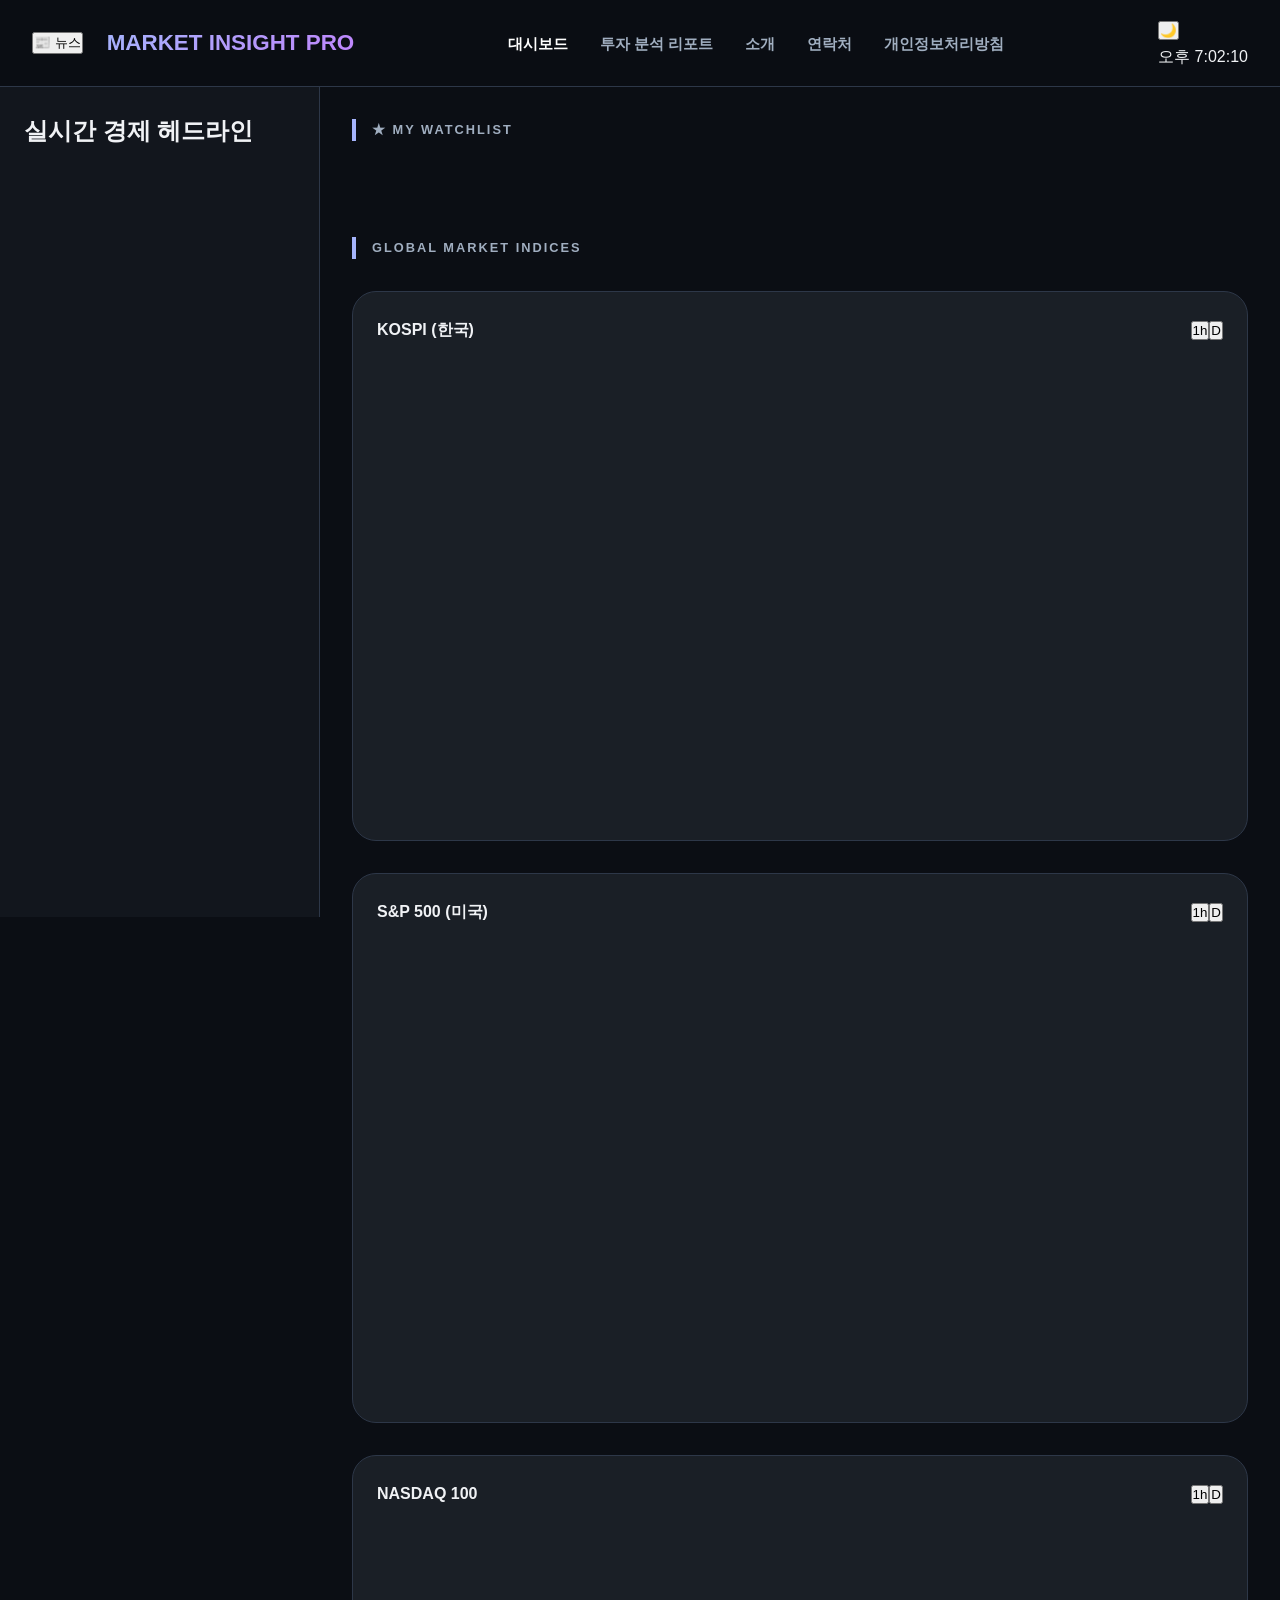
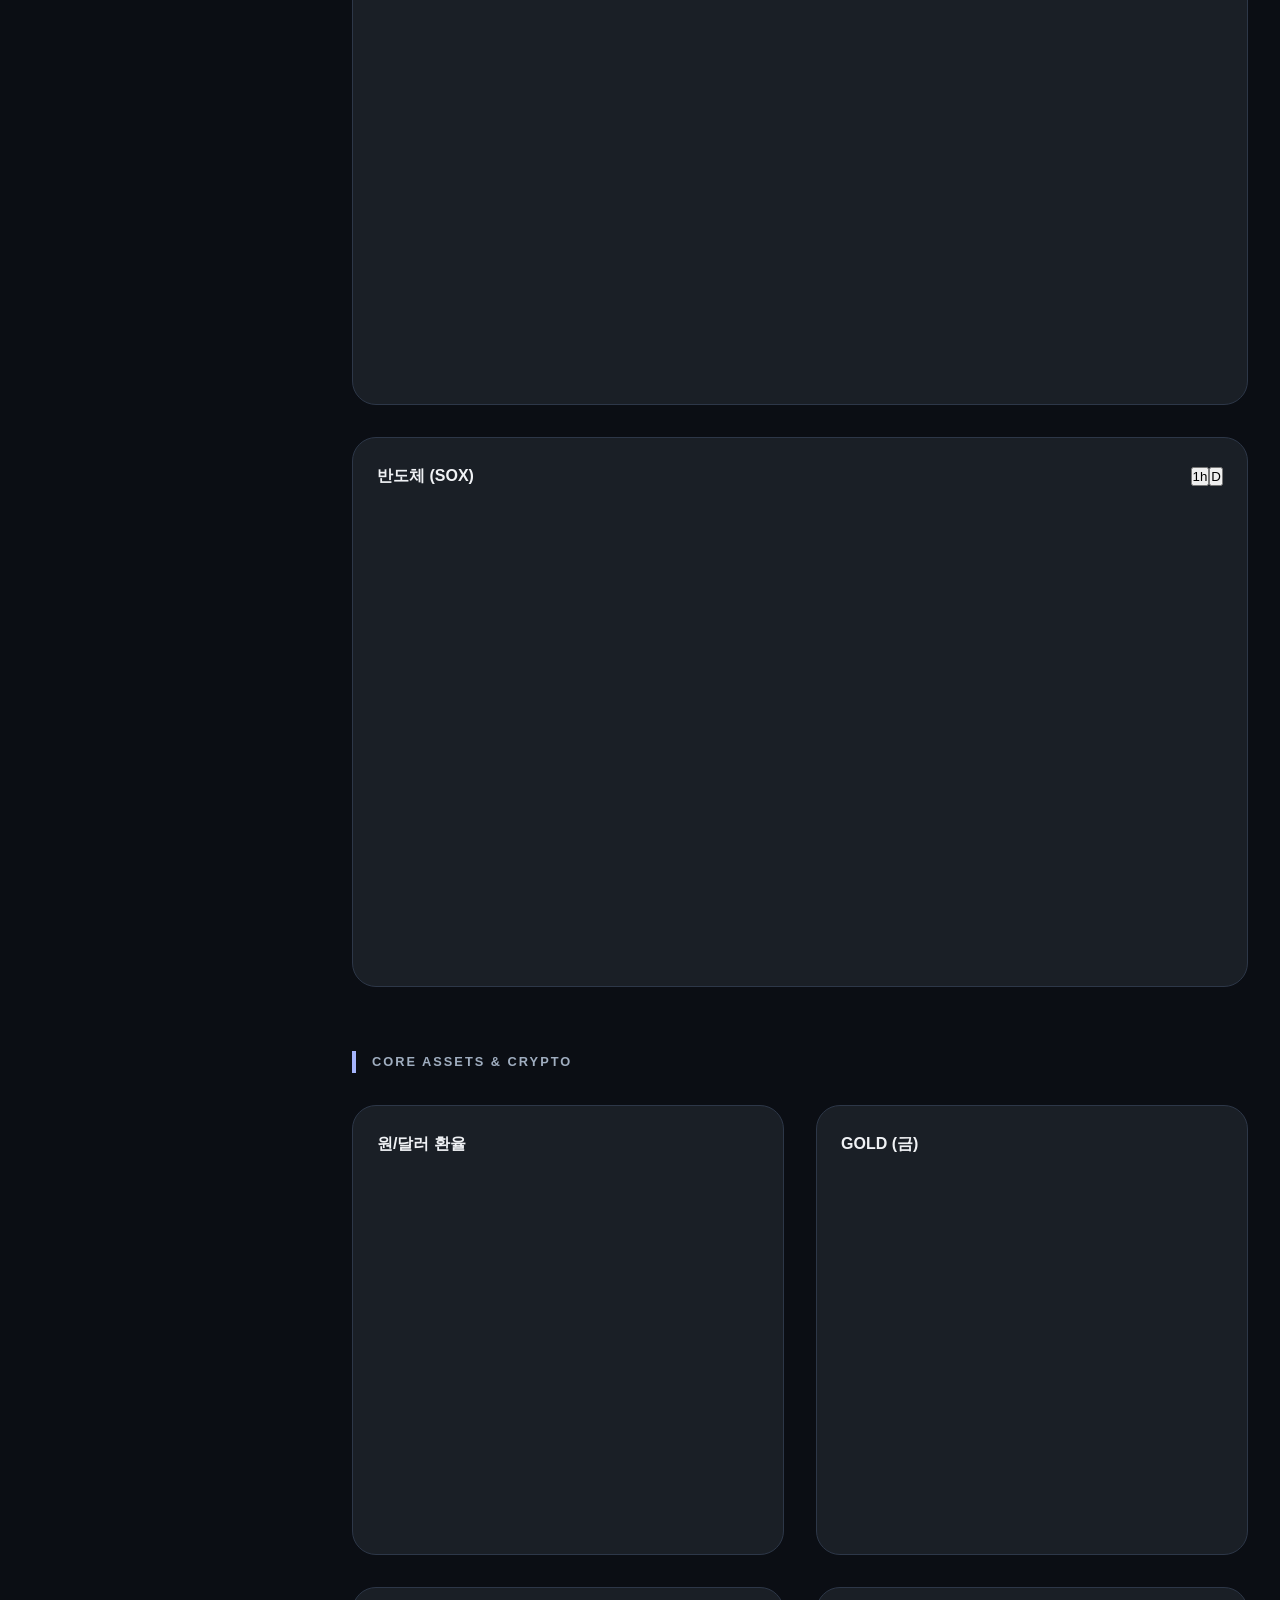
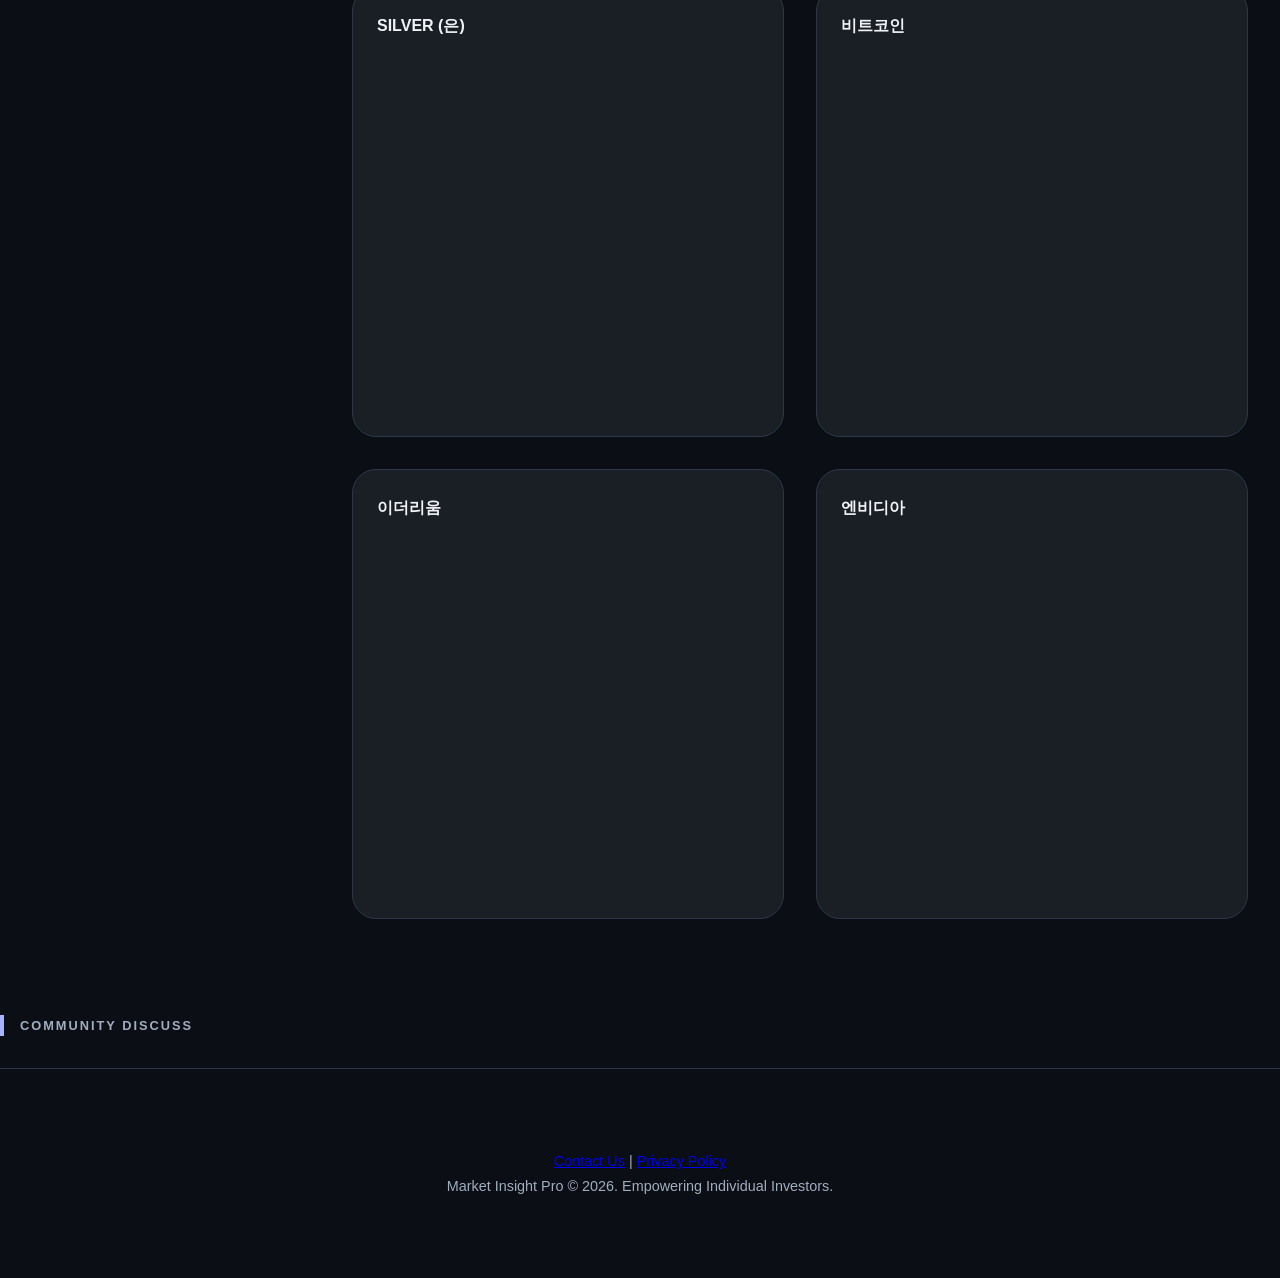
<file: index.html>
<!DOCTYPE html>
<html lang="ko">
<head>
    <meta charset="UTF-8">
    <meta name="viewport" content="width=device-width, initial-scale=1.0">
    <meta name="description" content="글로벌 시장 지표와 실시간 차트를 제공하는 전문 투자 대시보드입니다.">
    <title>MARKET INSIGHT PRO - 실시간 투자 대시보드</title>
    <link rel="stylesheet" href="style.css">
    <script type="text/javascript" src="https://s3.tradingview.com/tv.js"></script>
    <script async src="https://pagead2.googlesyndication.com/pagead/js/adsbygoogle.js?client=ca-pub-7167245447083256"
     crossorigin="anonymous"></script>
    <meta name="google-adsense-account" content="ca-pub-7167245447083256">
</head>
<body class="pastel-dark sidebar-open">
    <header class="header">
        <div class="header-top">
            <div class="header-left">
                <button id="news-toggle-btn" class="icon-btn">📰 뉴스</button>
                <div class="logo-area"><h1 class="title">MARKET INSIGHT PRO</h1></div>
            </div>
            <nav class="main-nav">
                <ul>
                    <li><a href="index.html" class="nav-link active">대시보드</a></li>
                    <li><a href="blog.html" class="nav-link">투자 분석 리포트</a></li>
                    <li><a href="about.html" class="nav-link">소개</a></li>
                    <li><a href="contact.html" class="nav-link">연락처</a></li>
                    <li><a href="privacy.html" class="nav-link">개인정보처리방침</a></li>
                </ul>
            </nav>
            <div class="header-controls">
                <button id="theme-btn">🌙</button>
                <div class="market-status"><span id="market-time">LOADING...</span></div>
            </div>
        </div>
    </header>

    <div class="main-layout">
        <aside id="sidebar" class="sidebar news-sidebar">
            <div class="sidebar-header"><h2 class="sidebar-label">실시간 경제 헤드라인</h2></div>
            <div id="tradingview-news" class="news-container"></div>
        </aside>

        <main class="content-area">
            <section id="dashboard" class="page-section">
                <!-- Watchlist -->
                <section id="watchlist-section" class="dashboard-section hidden">
                    <h2 class="section-label">★ MY WATCHLIST</h2>
                    <div id="watchlist-grid" class="dashboard-grid main-grid"></div>
                </section>

                <!-- Global Indices -->
                <section class="dashboard-section">
                    <h2 class="section-label">GLOBAL MARKET INDICES</h2>
                    <div class="dashboard-grid main-grid">
                        <div class="chart-card" data-symbol="AMEX:EWY" data-id="kospi">
                            <div class="card-header"><h3 class="chart-title">KOSPI (한국)</h3>
                                <div class="interval-selector"><button class="int-btn" data-int="60">1h</button><button class="int-btn active" data-int="D">D</button></div></div>
                            <div id="chart_kospi" class="chart-container"></div>
                        </div>
                        <div class="chart-card" data-symbol="AMEX:SPY" data-id="sp500">
                            <div class="card-header"><h3 class="chart-title">S&P 500 (미국)</h3>
                                <div class="interval-selector"><button class="int-btn" data-int="60">1h</button><button class="int-btn active" data-int="D">D</button></div></div>
                            <div id="chart_sp500" class="chart-container"></div>
                        </div>
                        <div class="chart-card" data-symbol="NASDAQ:QQQ" data-id="nasdaq">
                            <div class="card-header"><h3 class="chart-title">NASDAQ 100</h3>
                                <div class="interval-selector"><button class="int-btn" data-int="60">1h</button><button class="int-btn active" data-int="D">D</button></div></div>
                            <div id="chart_nasdaq" class="chart-container"></div>
                        </div>
                        <div class="chart-card" data-symbol="NASDAQ:SOXX" data-id="sox">
                            <div class="card-header"><h3 class="chart-title">반도체 (SOX)</h3>
                                <div class="interval-selector"><button class="int-btn" data-int="60">1h</button><button class="int-btn active" data-int="D">D</button></div></div>
                            <div id="chart_sox" class="chart-container"></div>
                        </div>
                    </div>
                </section>

                <!-- Assets & Crypto -->
                <section class="dashboard-section">
                    <h2 class="section-label">CORE ASSETS & CRYPTO</h2>
                    <div class="dashboard-grid sub-grid">
                        <div class="chart-card mini" data-symbol="FX_IDC:USDKRW" data-id="fx"><div class="card-header"><h3 class="chart-title">원/달러 환율</h3></div><div id="chart_fx" class="chart-container"></div></div>
                        <div class="chart-card mini" data-symbol="TVC:GOLD" data-id="gold"><div class="card-header"><h3 class="chart-title">GOLD (금)</h3></div><div id="chart_gold" class="chart-container"></div></div>
                        <div class="chart-card mini" data-symbol="TVC:SILVER" data-id="silver"><div class="card-header"><h3 class="chart-title">SILVER (은)</h3></div><div id="chart_silver" class="chart-container"></div></div>
                        <div class="chart-card mini" data-symbol="BINANCE:BTCUSDT" data-id="btc"><div class="card-header"><h3 class="chart-title">비트코인</h3></div><div id="chart_btc" class="chart-container"></div></div>
                        <div class="chart-card mini" data-symbol="BINANCE:ETHUSDT" data-id="eth"><div class="card-header"><h3 class="chart-title">이더리움</h3></div><div id="chart_eth" class="chart-container"></div></div>
                        <div class="chart-card mini" data-symbol="NASDAQ:NVDA" data-id="nvda"><div class="card-header"><h3 class="chart-title">엔비디아</h3></div><div id="chart_nvda" class="chart-container"></div></div>
                    </div>
                </section>
            </section>
        </main>
    </div>

    <section class="comment-section container">
        <h2 class="section-label">COMMUNITY DISCUSS</h2>
        <div id="disqus_thread"></div>
    </section>

    <footer class="footer">
        <p><a href="contact.html">Contact Us</a> | <a href="privacy.html">Privacy Policy</a></p>
        <p>Market Insight Pro © 2026. Empowering Individual Investors.</p>
    </footer>

    <script src="main.js"></script>
</body>
</html>
</file>
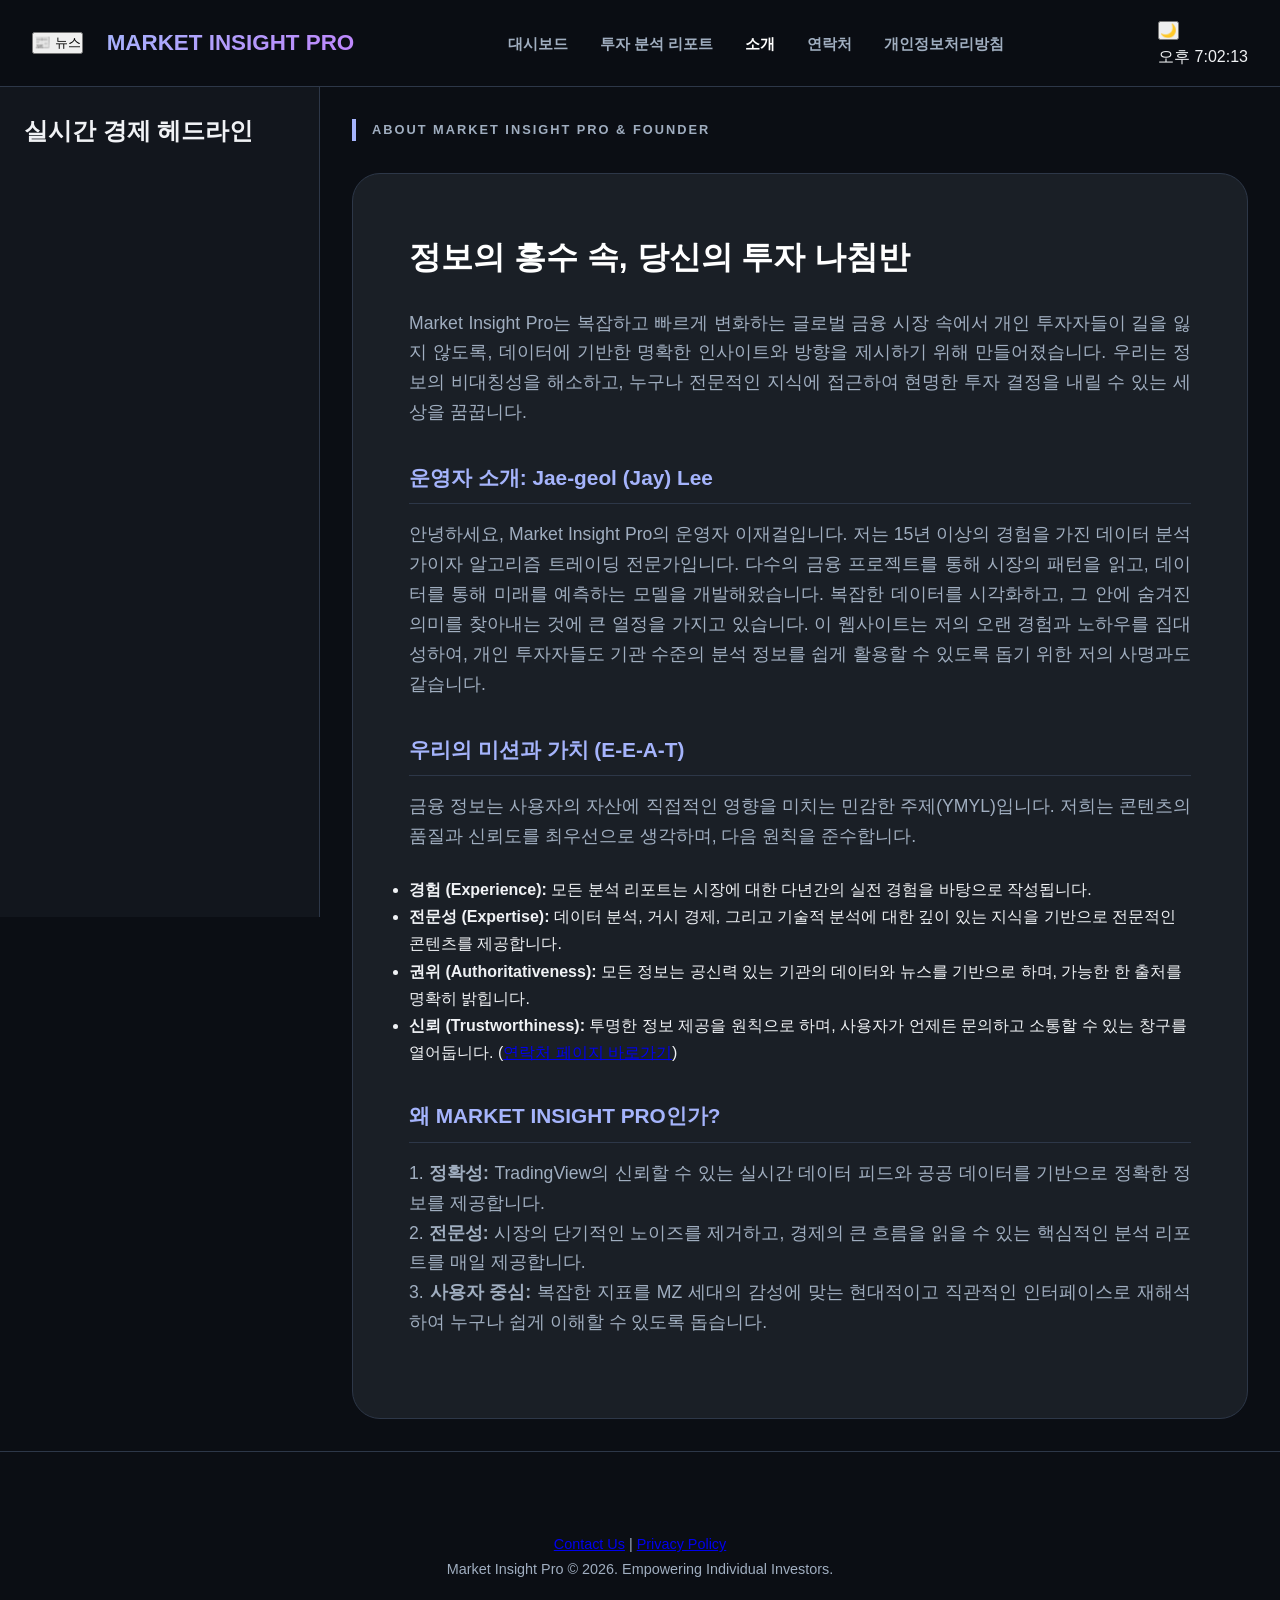
<file: about.html>
<!DOCTYPE html>
<html lang="ko">
<head>
    <meta charset="UTF-8">
    <meta name="viewport" content="width=device-width, initial-scale=1.0">
    <title>운영자 및 서비스 소개 - MARKET INSIGHT PRO</title>
    <link rel="stylesheet" href="style.css">
    <script async src="https://pagead2.googlesyndication.com/pagead/js/adsbygoogle.js?client=ca-pub-7167245447083256"
     crossorigin="anonymous"></script>
    <meta name="google-adsense-account" content="ca-pub-7167245447083256">
</head>
<body class="pastel-dark sidebar-open">
    <header class="header">
        <div class="header-top">
            <div class="header-left">
                <button id="news-toggle-btn" class="icon-btn">📰 뉴스</button>
                <div class="logo-area"><h1 class="title">MARKET INSIGHT PRO</h1></div>
            </div>
            <nav class="main-nav">
                <ul>
                    <li><a href="index.html" class="nav-link">대시보드</a></li>
                    <li><a href="blog.html" class="nav-link">투자 분석 리포트</a></li>
                    <li><a href="about.html" class="nav-link active">소개</a></li>
                    <li><a href="contact.html" class="nav-link">연락처</a></li>
                    <li><a href="privacy.html" class="nav-link">개인정보처리방침</a></li>
                </ul>
            </nav>
            <div class="header-controls">
                <button id="theme-btn">🌙</button>
                <div class="market-status"><span id="market-time">LOADING...</span></div>
            </div>
        </div>
    </header>

    <div class="main-layout">
        <aside id="sidebar" class="sidebar news-sidebar">
            <div class="sidebar-header"><h2 class="sidebar-label">실시간 경제 헤드라인</h2></div>
            <div id="tradingview-news" class="news-container"></div>
        </aside>

        <main class="content-area content-rich">
            <h2 class="section-label">ABOUT MARKET INSIGHT PRO & FOUNDER</h2>
            <article class="article-card">
                <h2>정보의 홍수 속, 당신의 투자 나침반</h2>
                <p>Market Insight Pro는 복잡하고 빠르게 변화하는 글로벌 금융 시장 속에서 개인 투자자들이 길을 잃지 않도록, 데이터에 기반한 명확한 인사이트와 방향을 제시하기 위해 만들어졌습니다. 우리는 정보의 비대칭성을 해소하고, 누구나 전문적인 지식에 접근하여 현명한 투자 결정을 내릴 수 있는 세상을 꿈꿉니다.</p>
                
                <h3>운영자 소개: Jae-geol (Jay) Lee</h3>
                <p>안녕하세요, Market Insight Pro의 운영자 이재걸입니다. 저는 15년 이상의 경험을 가진 데이터 분석가이자 알고리즘 트레이딩 전문가입니다. 다수의 금융 프로젝트를 통해 시장의 패턴을 읽고, 데이터를 통해 미래를 예측하는 모델을 개발해왔습니다. 복잡한 데이터를 시각화하고, 그 안에 숨겨진 의미를 찾아내는 것에 큰 열정을 가지고 있습니다. 이 웹사이트는 저의 오랜 경험과 노하우를 집대성하여, 개인 투자자들도 기관 수준의 분석 정보를 쉽게 활용할 수 있도록 돕기 위한 저의 사명과도 같습니다.</p>

                <h3>우리의 미션과 가치 (E-E-A-T)</h3>
                <p>금융 정보는 사용자의 자산에 직접적인 영향을 미치는 민감한 주제(YMYL)입니다. 저희는 콘텐츠의 품질과 신뢰도를 최우선으로 생각하며, 다음 원칙을 준수합니다.</p>
                <ul>
                    <li><b>경험 (Experience):</b> 모든 분석 리포트는 시장에 대한 다년간의 실전 경험을 바탕으로 작성됩니다.</li>
                    <li><b>전문성 (Expertise):</b> 데이터 분석, 거시 경제, 그리고 기술적 분석에 대한 깊이 있는 지식을 기반으로 전문적인 콘텐츠를 제공합니다.</li>
                    <li><b>권위 (Authoritativeness):</b> 모든 정보는 공신력 있는 기관의 데이터와 뉴스를 기반으로 하며, 가능한 한 출처를 명확히 밝힙니다.</li>
                    <li><b>신뢰 (Trustworthiness):</b> 투명한 정보 제공을 원칙으로 하며, 사용자가 언제든 문의하고 소통할 수 있는 창구를 열어둡니다. (<a href="contact.html">연락처 페이지 바로가기</a>)</li>
                </ul>

                 <h3>왜 MARKET INSIGHT PRO인가?</h3>
                <p>1. <b>정확성:</b> TradingView의 신뢰할 수 있는 실시간 데이터 피드와 공공 데이터를 기반으로 정확한 정보를 제공합니다.<br>
                2. <b>전문성:</b> 시장의 단기적인 노이즈를 제거하고, 경제의 큰 흐름을 읽을 수 있는 핵심적인 분석 리포트를 매일 제공합니다.<br>
                3. <b>사용자 중심:</b> 복잡한 지표를 MZ 세대의 감성에 맞는 현대적이고 직관적인 인터페이스로 재해석하여 누구나 쉽게 이해할 수 있도록 돕습니다.</p>
            </article>
        </main>
    </div>

    <footer class="footer">
         <p><a href="contact.html">Contact Us</a> | <a href="privacy.html">Privacy Policy</a></p>
        <p>Market Insight Pro © 2026. Empowering Individual Investors.</p>
    </footer>

    <script src="main.js"></script>
</body>
</html>
</file>
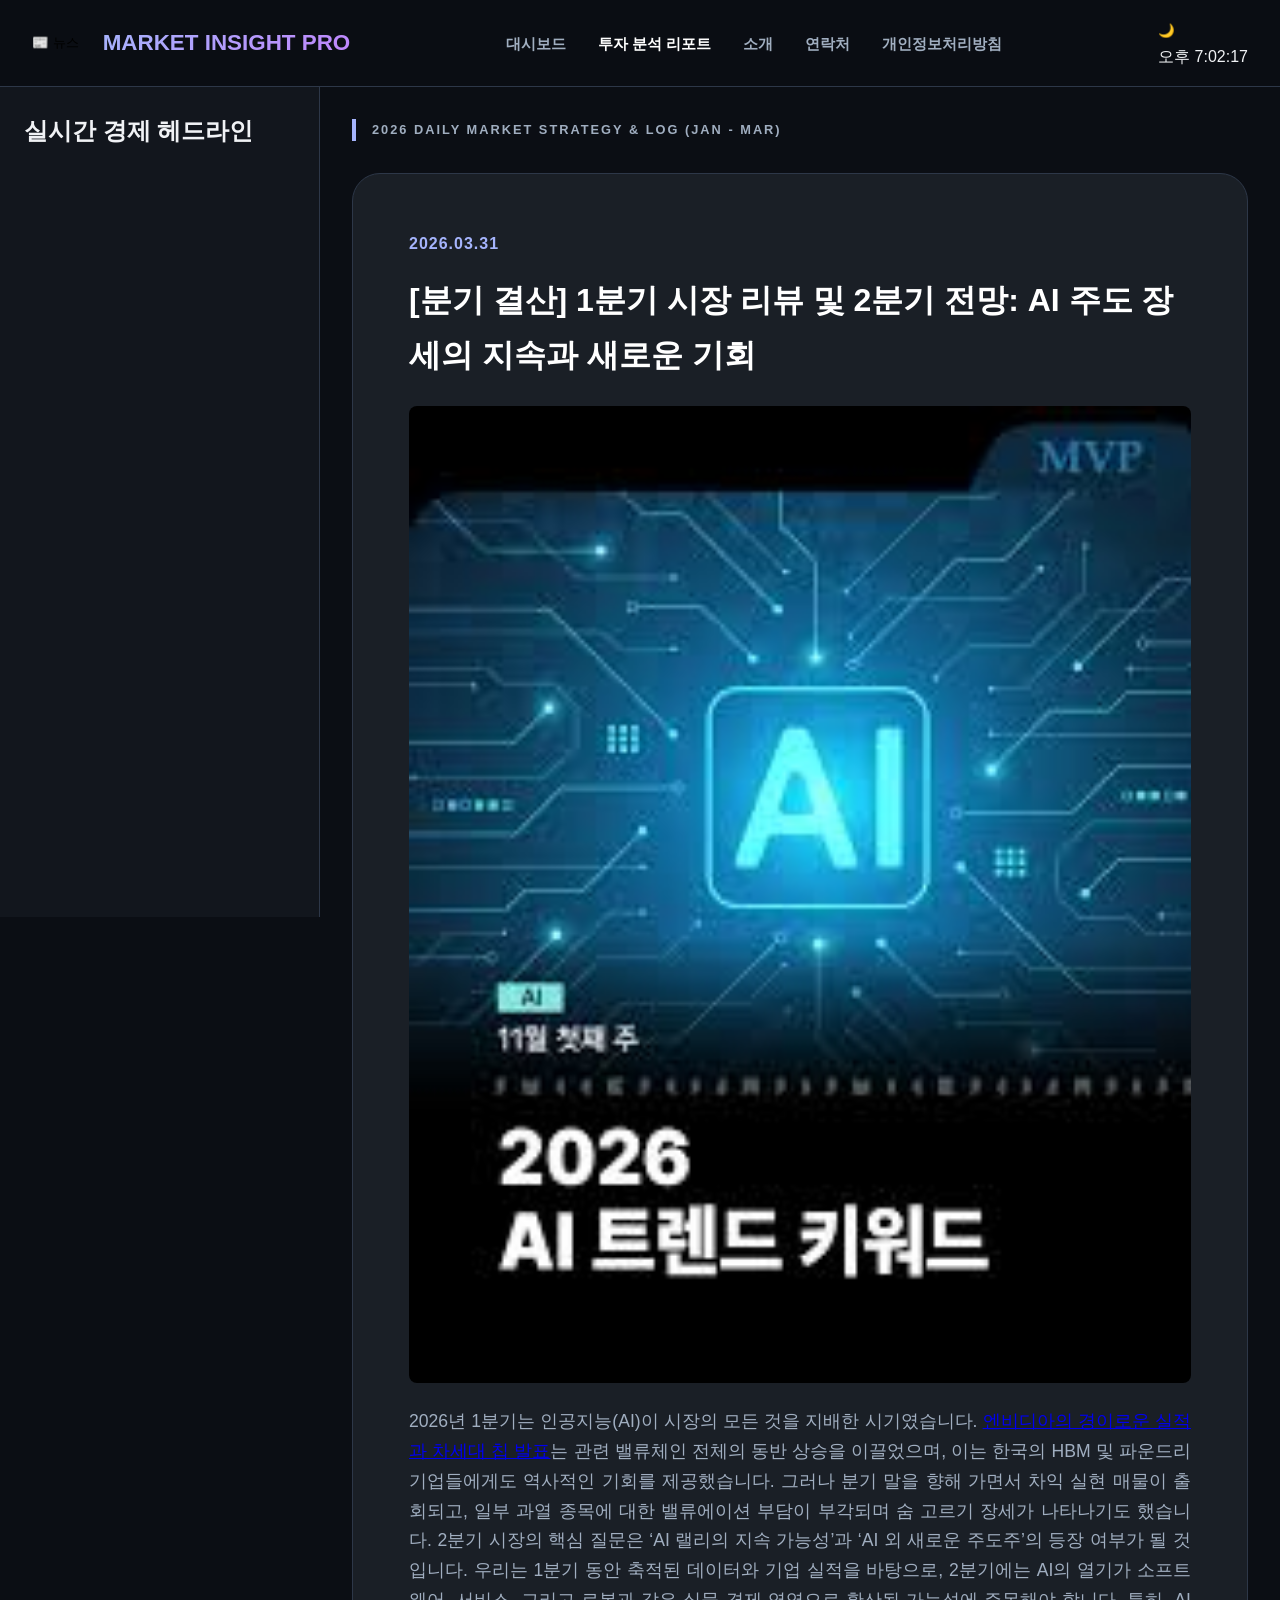
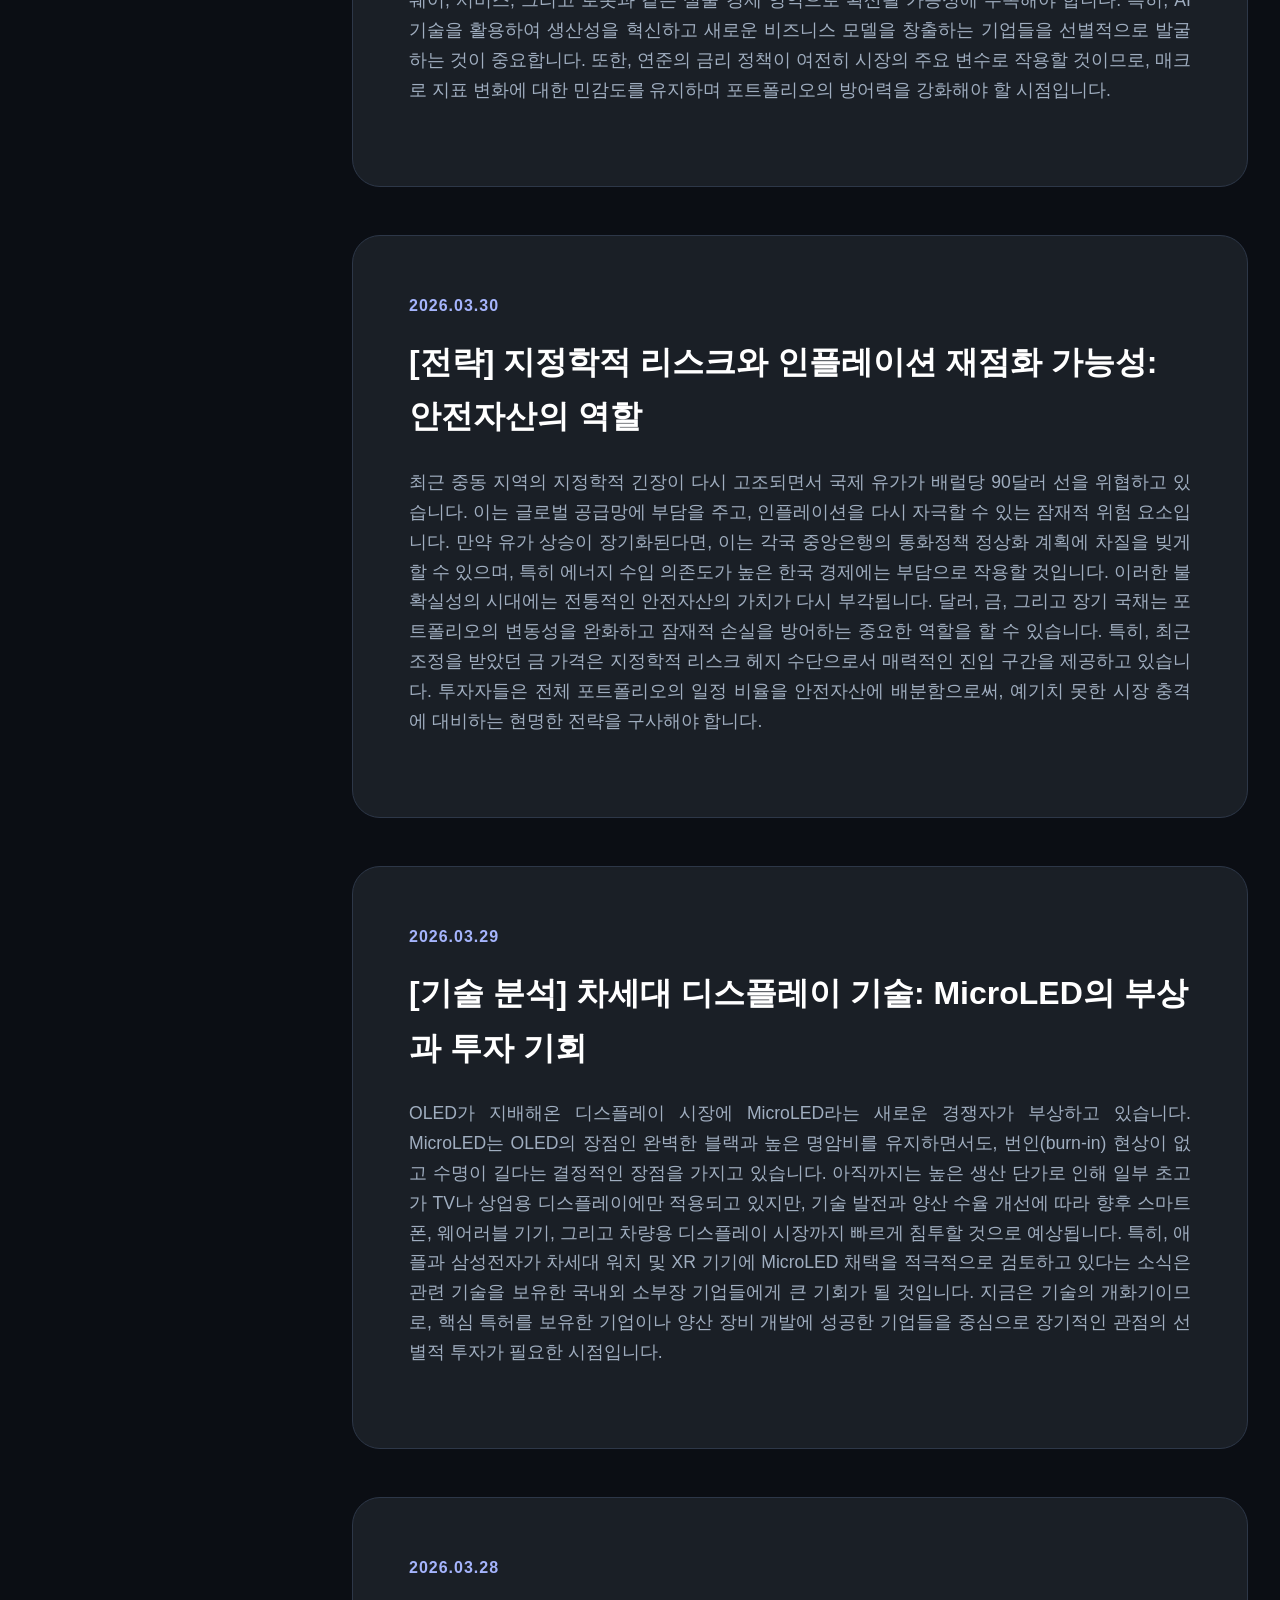
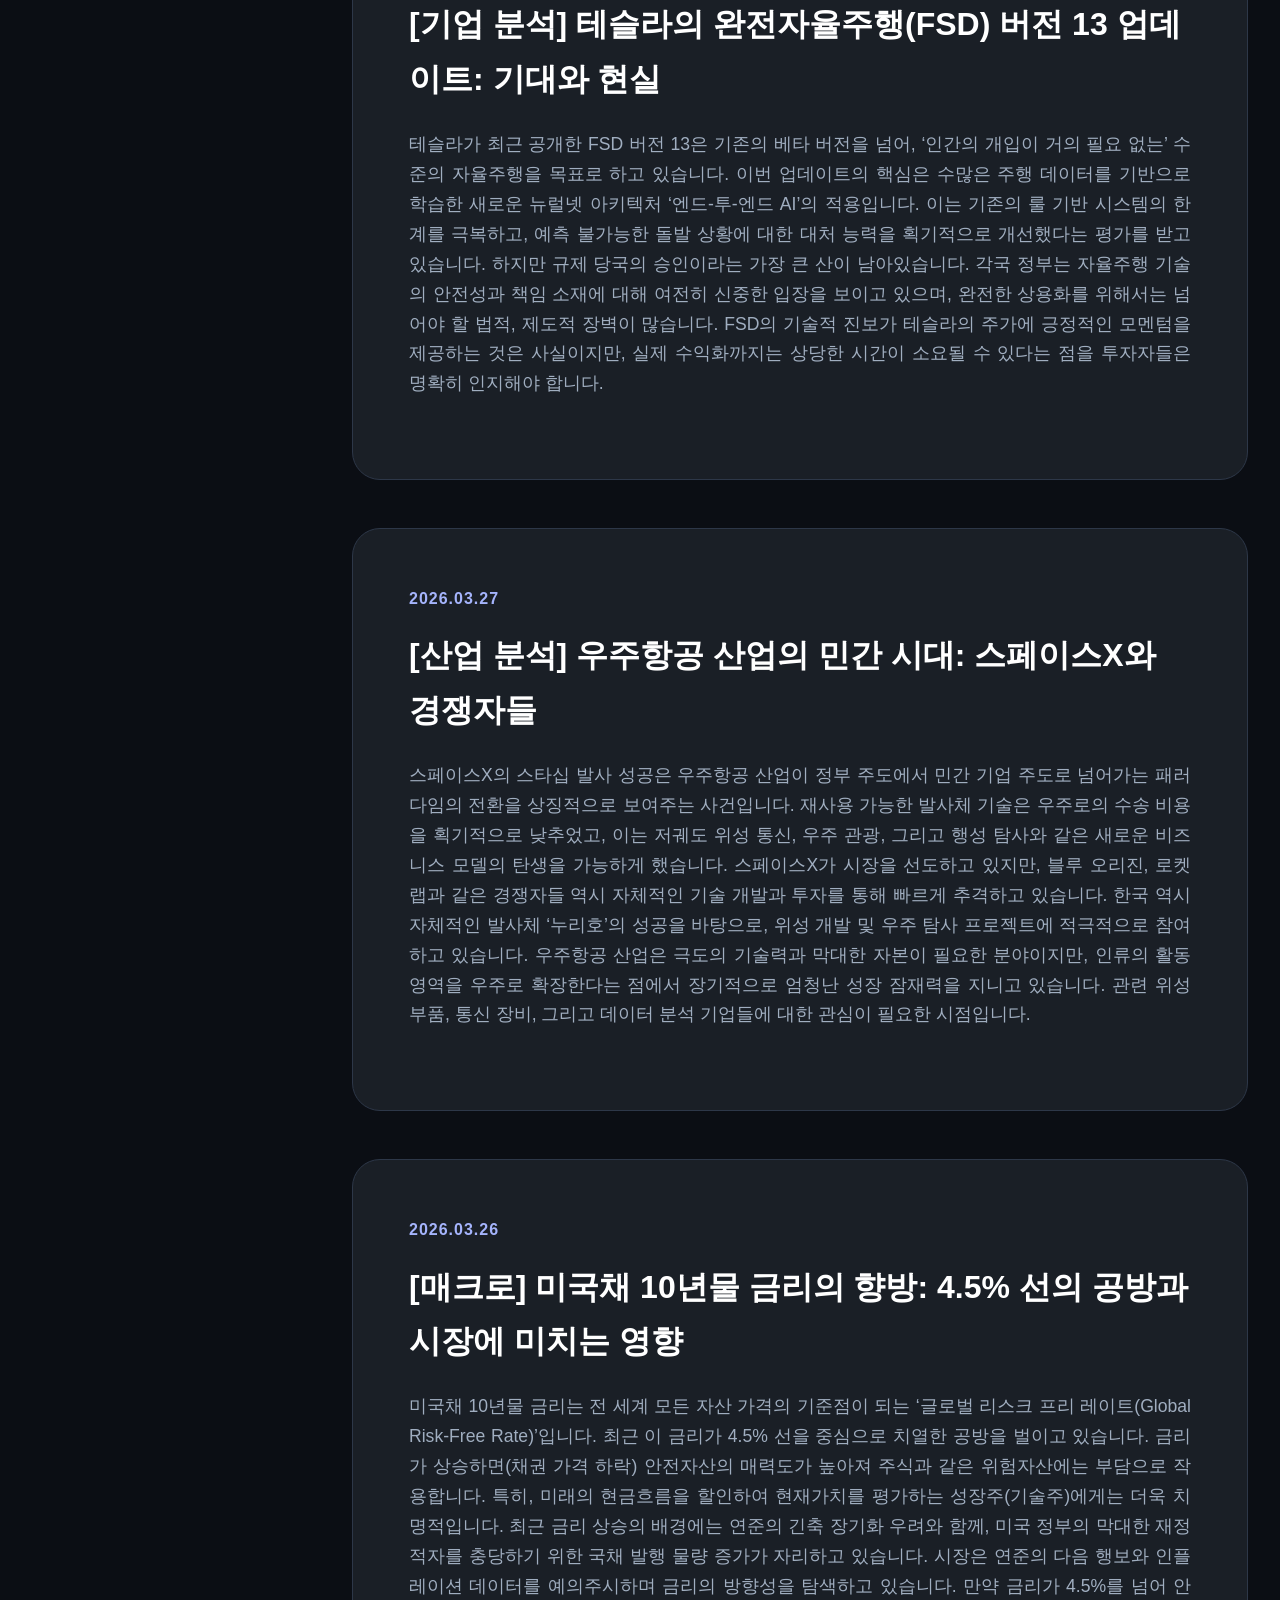
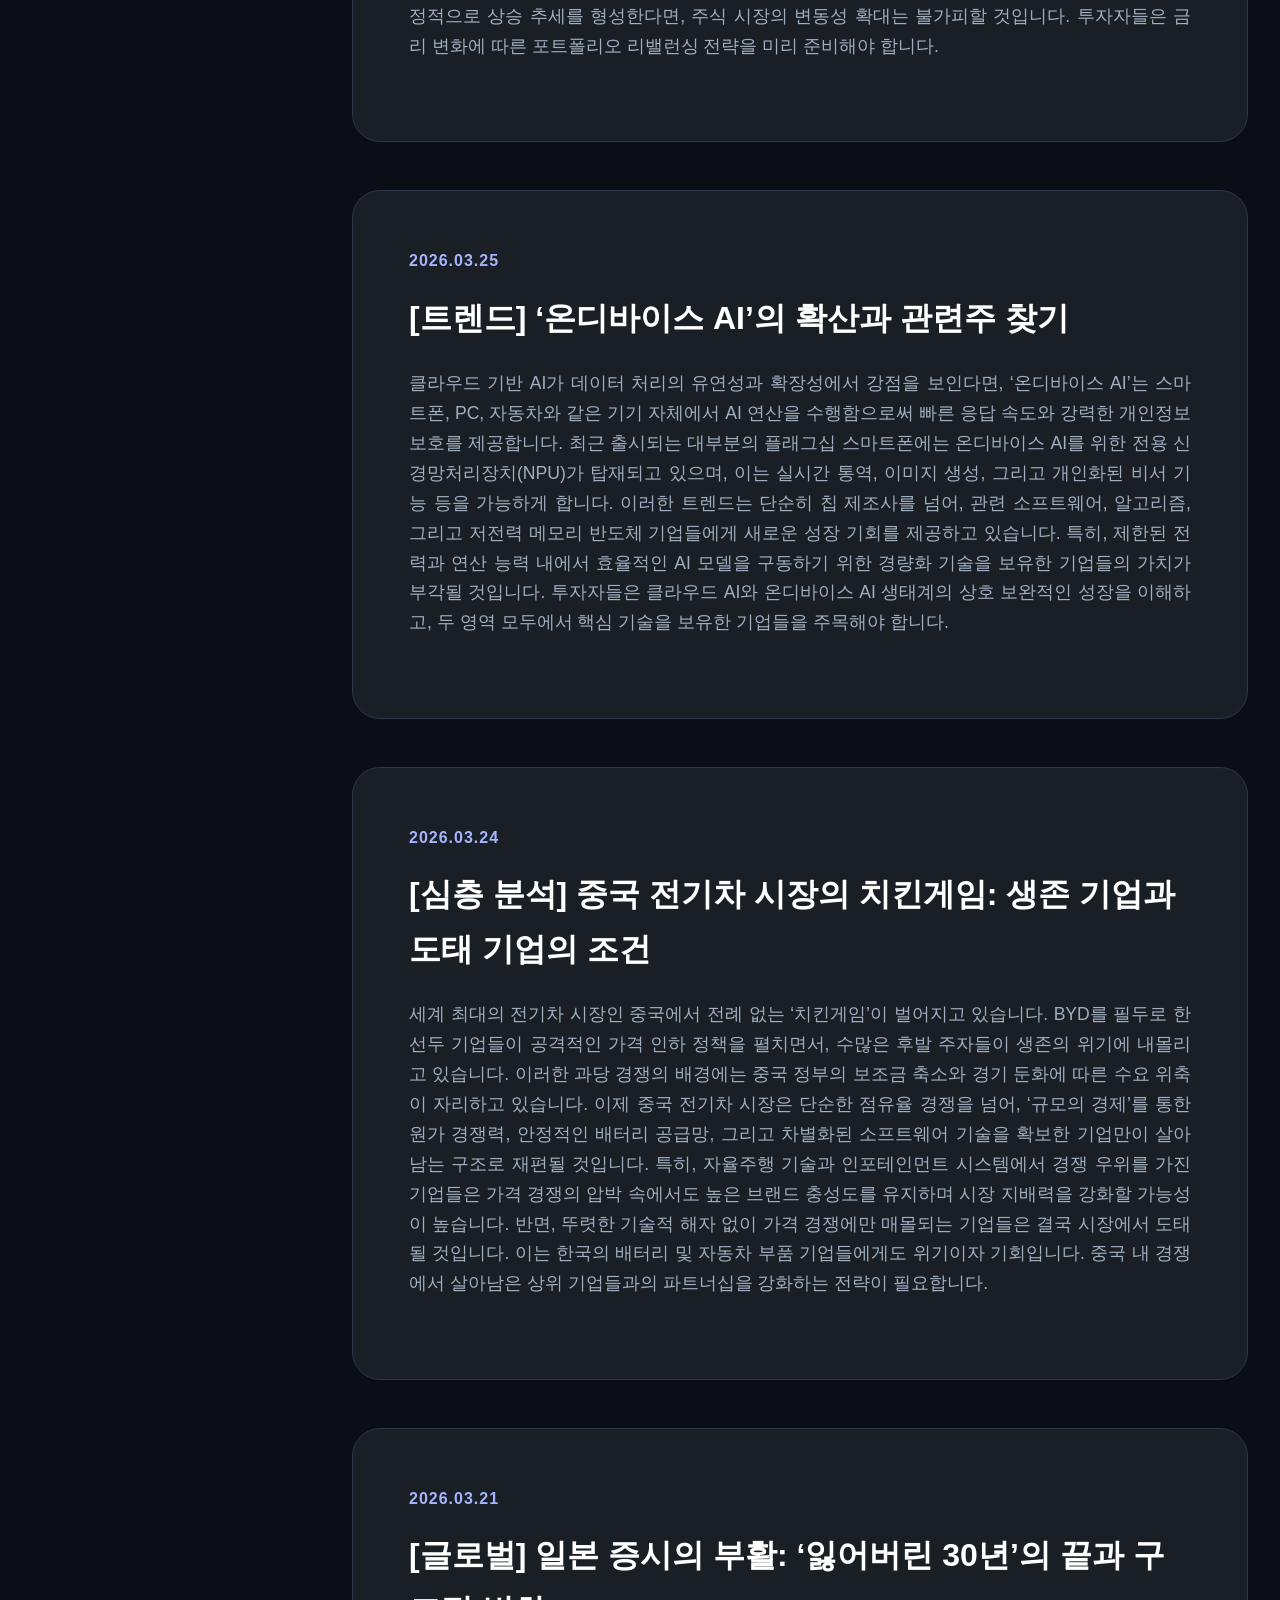
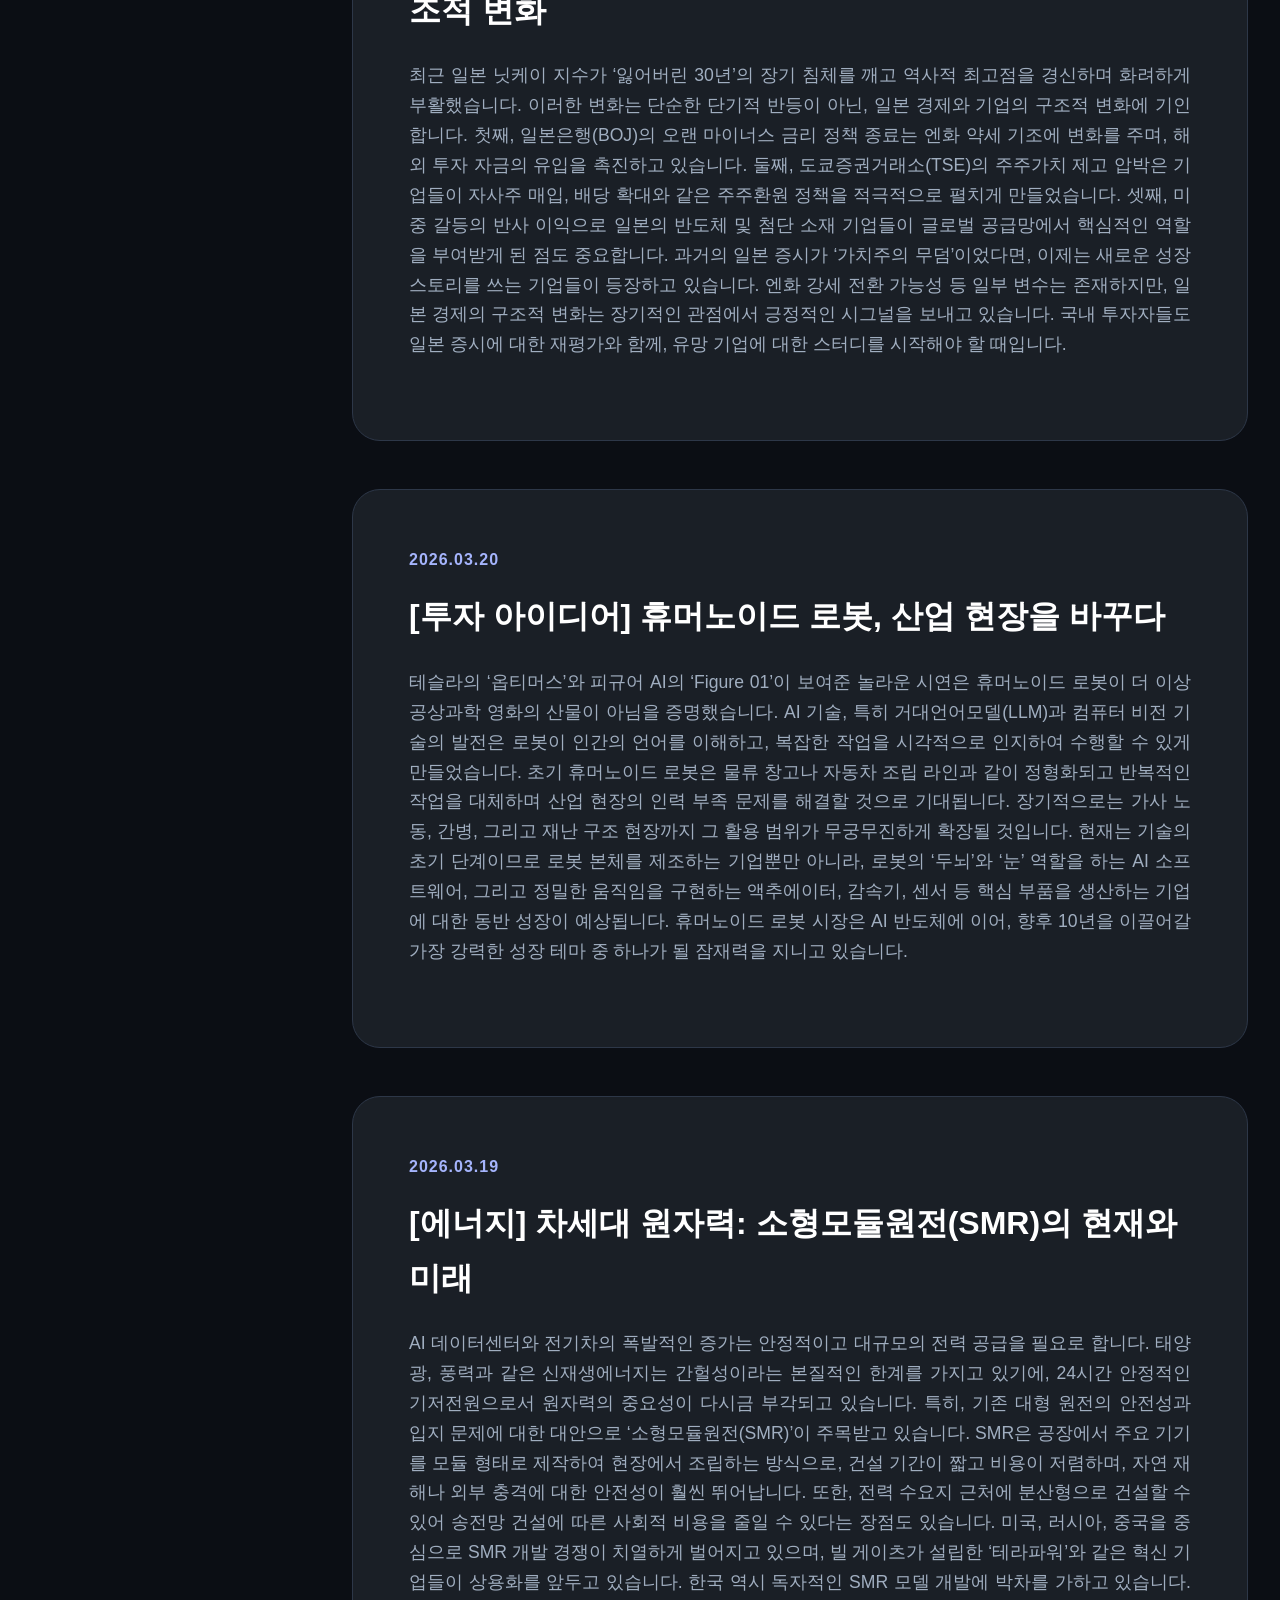
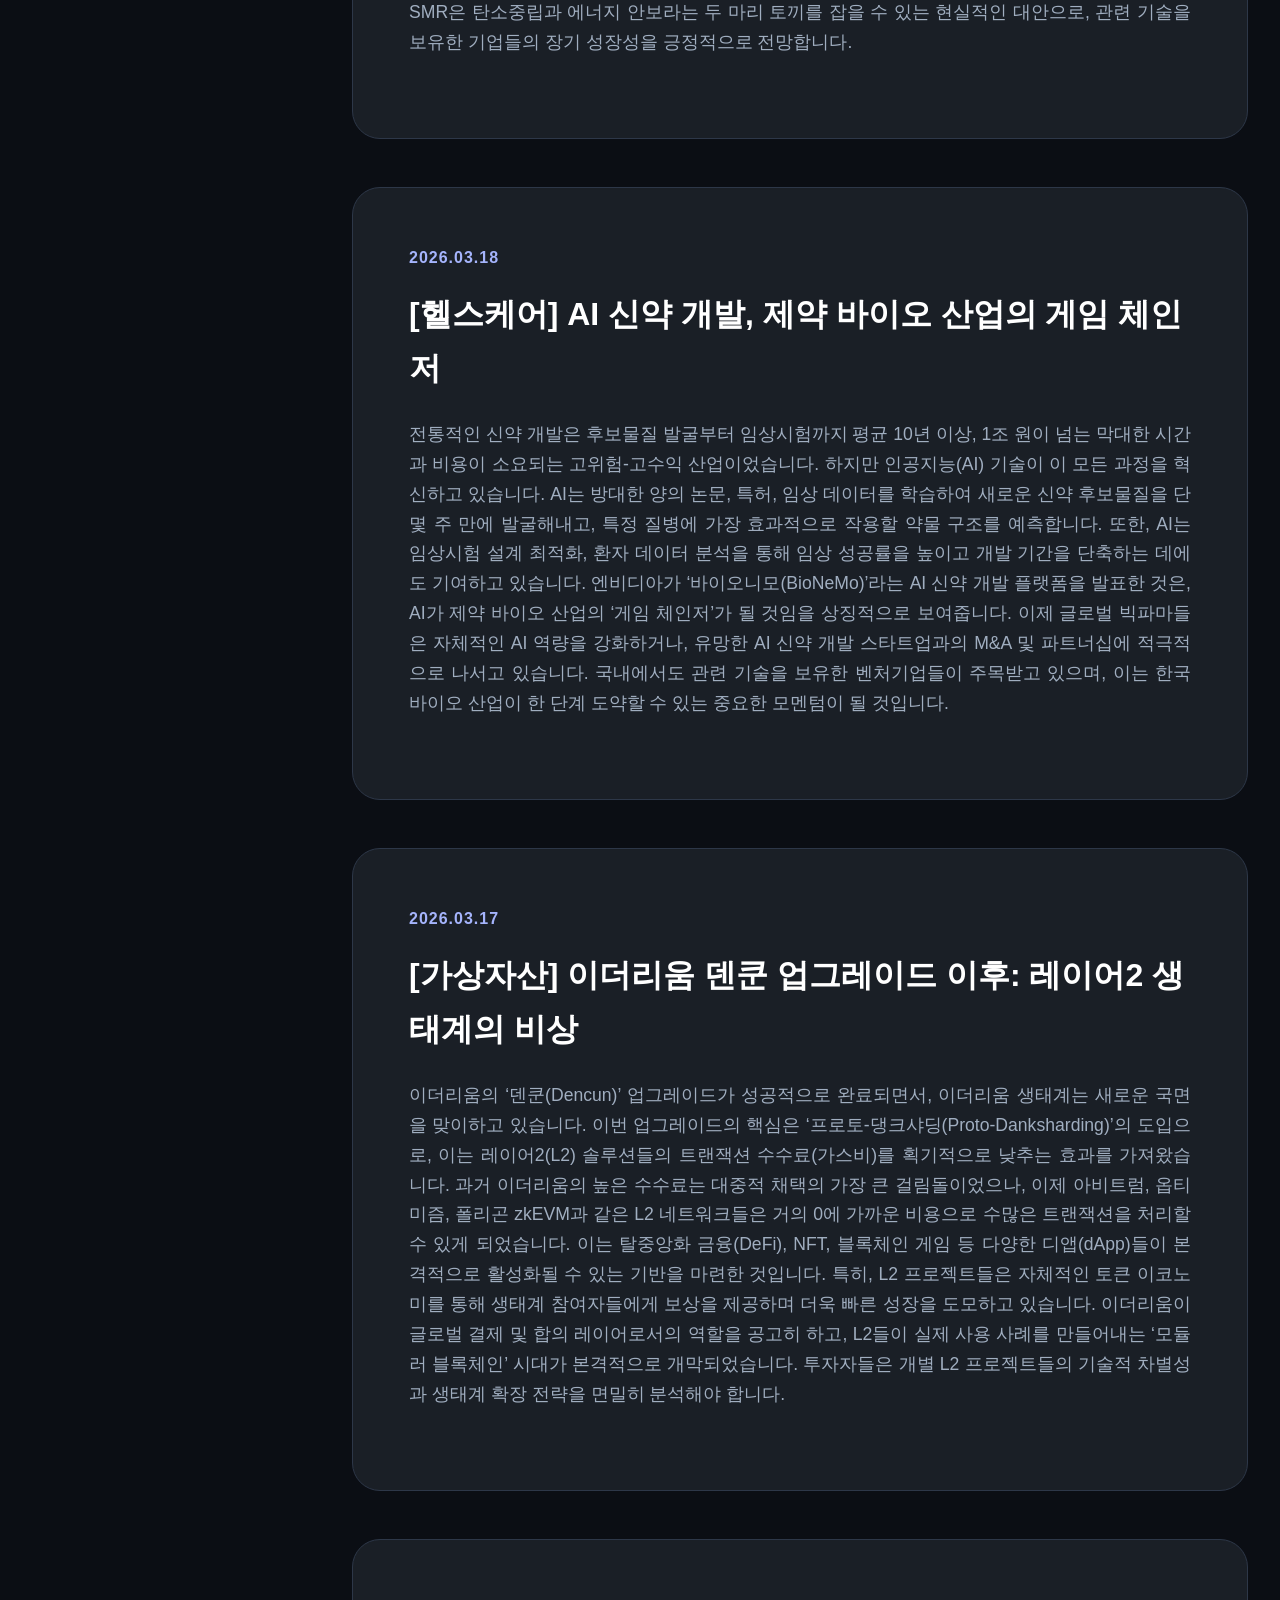
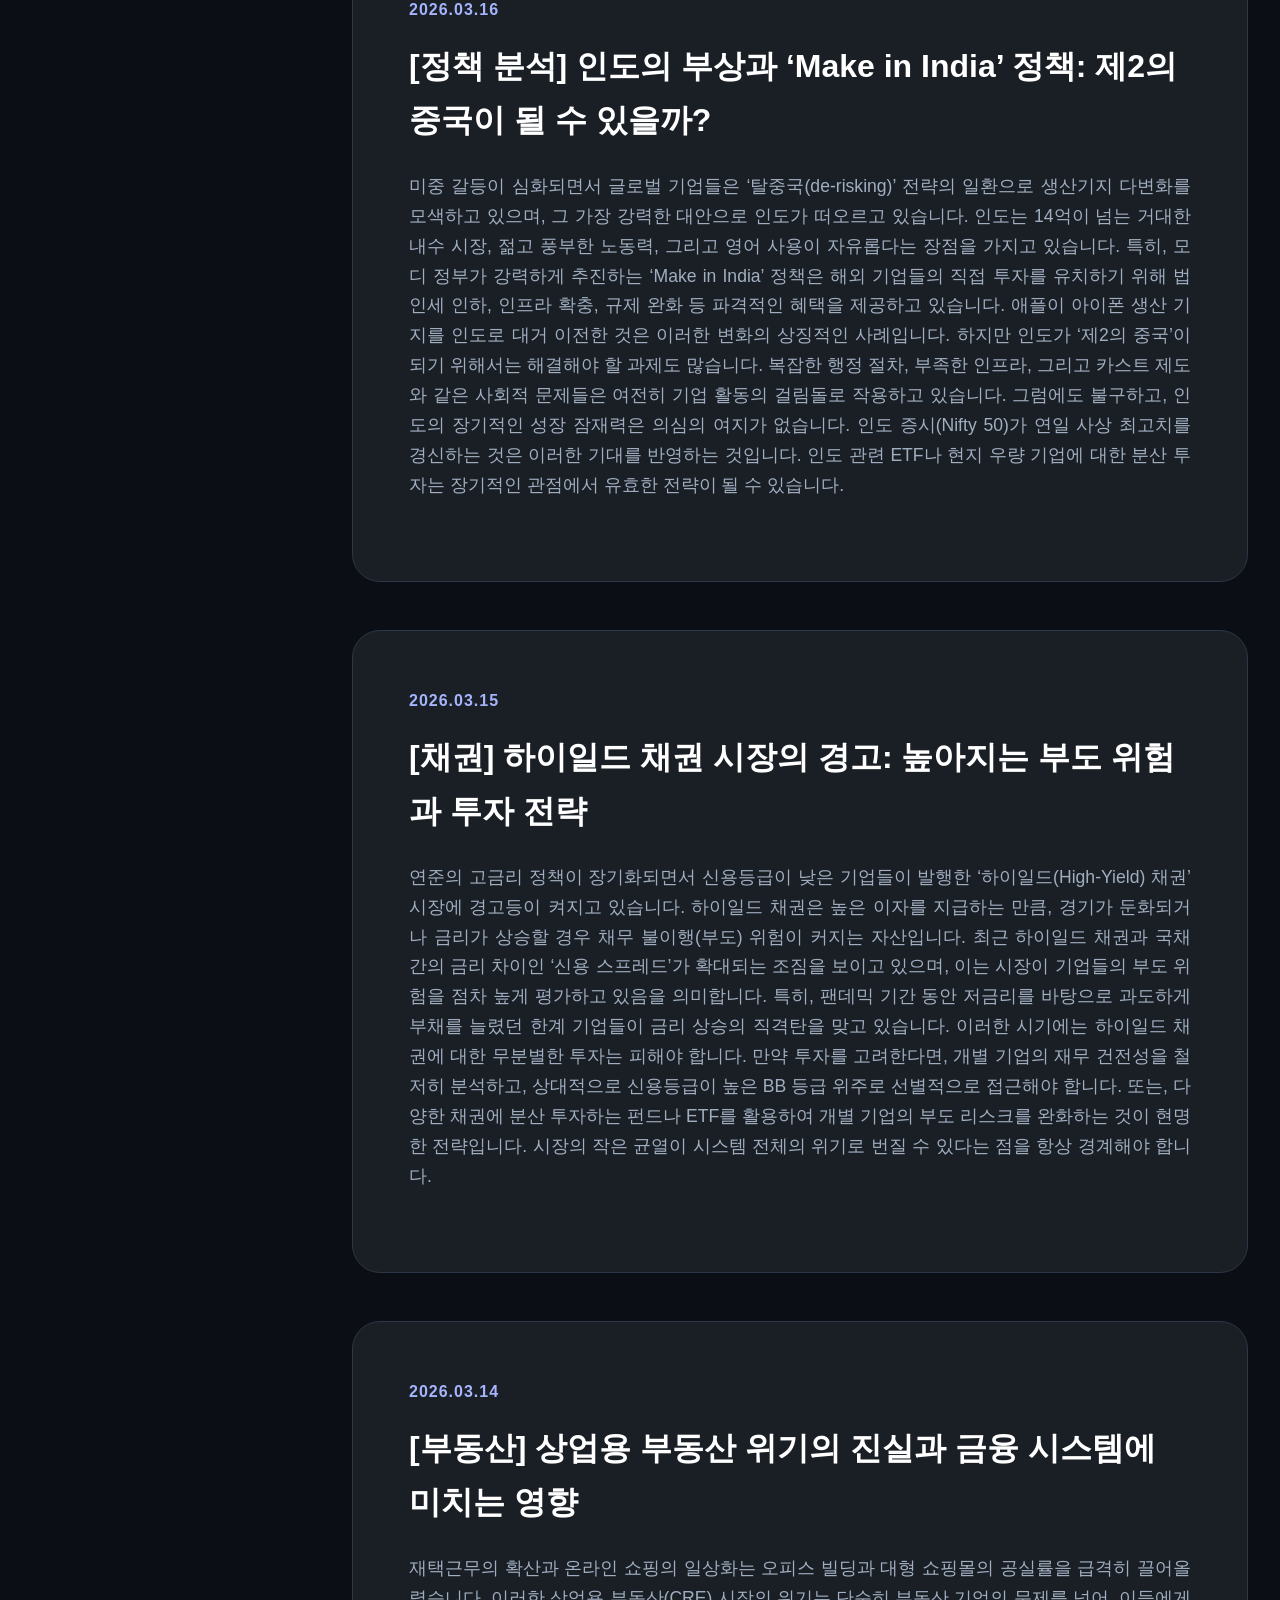
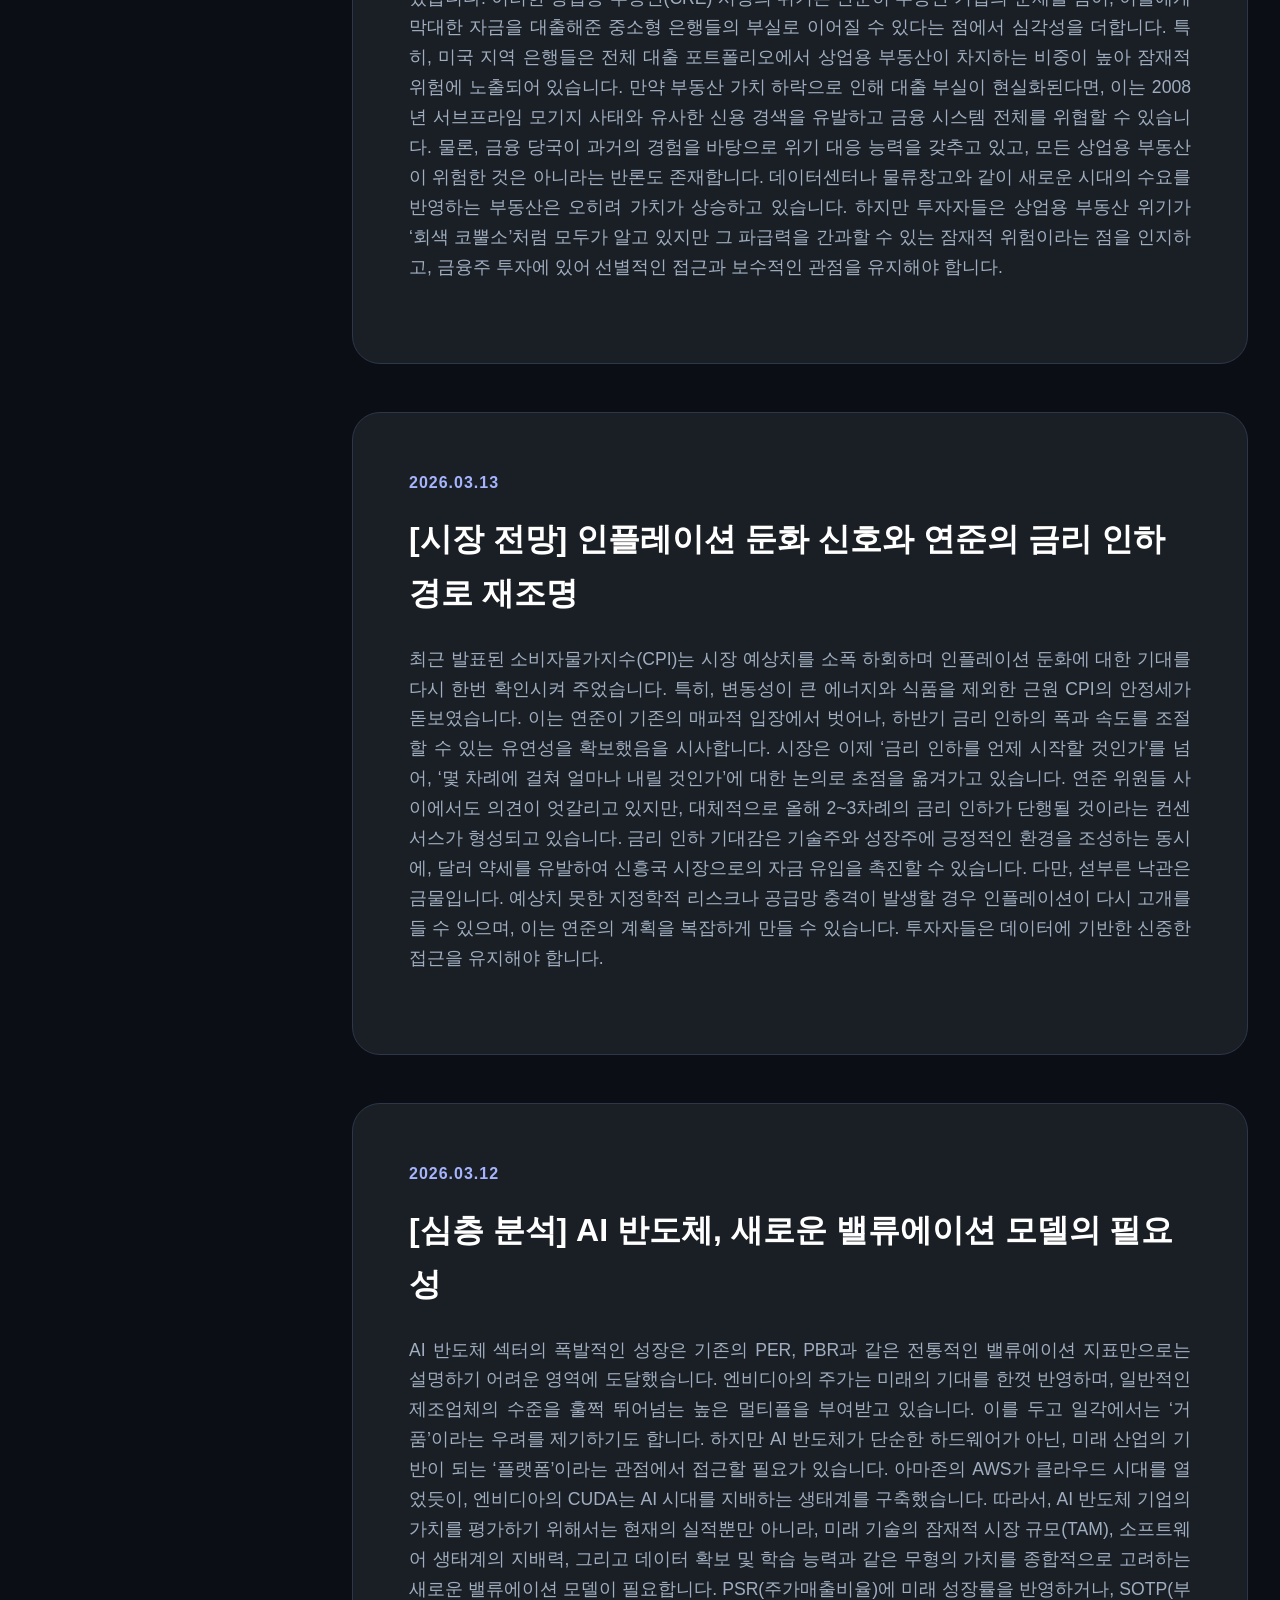
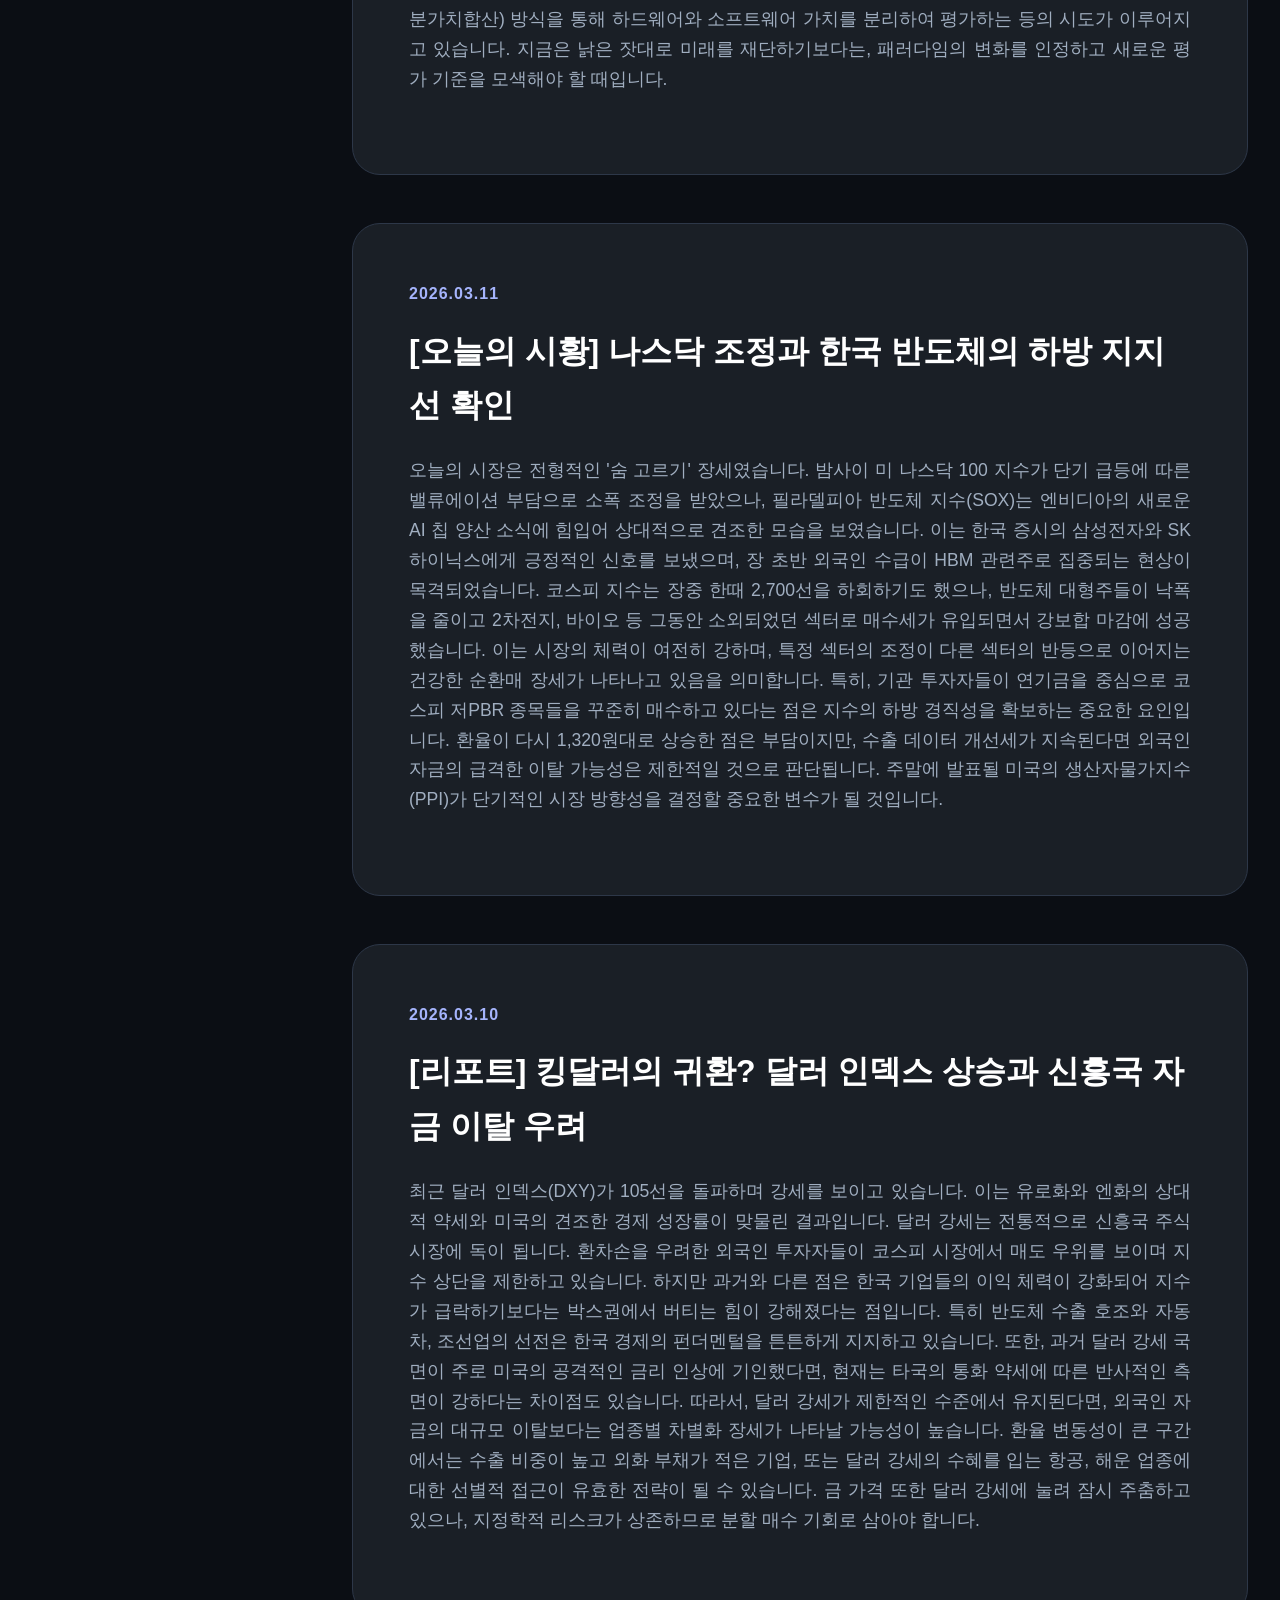
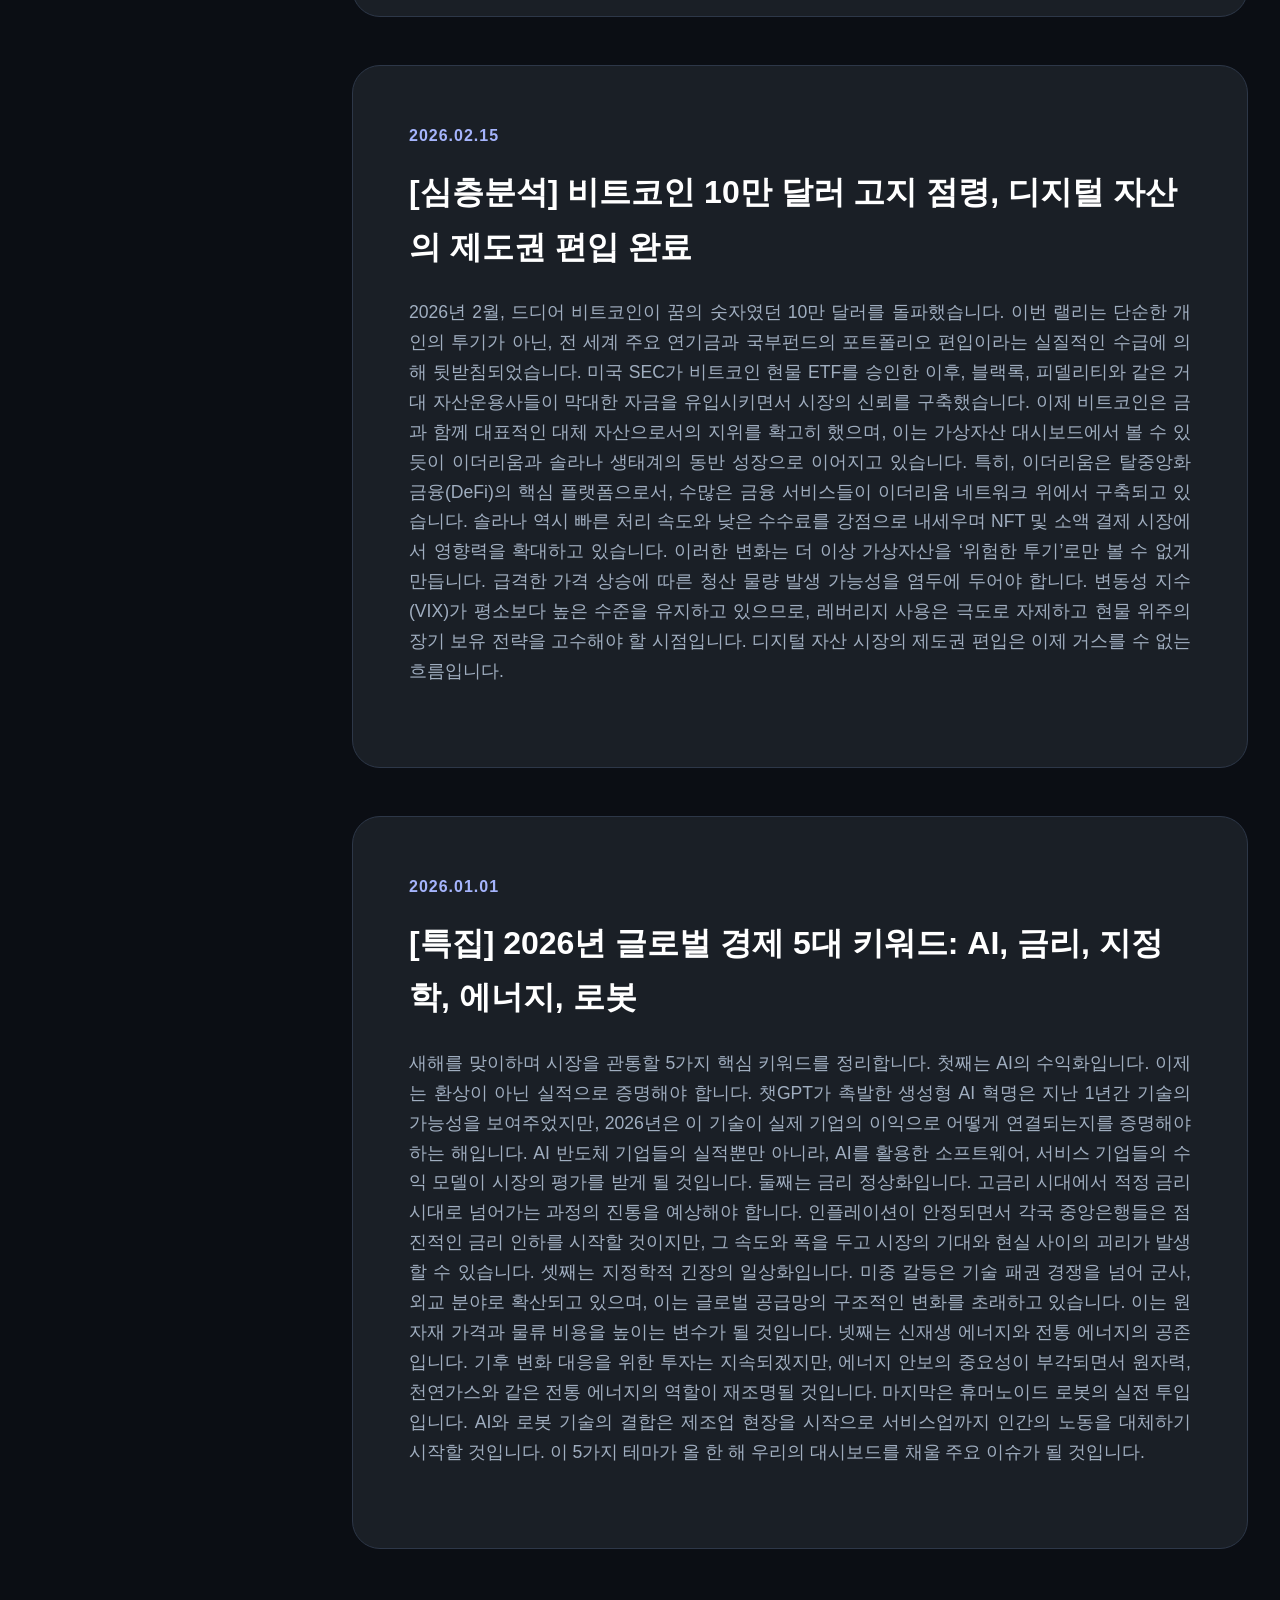
<file: blog.html>
<!DOCTYPE html>
<html lang="ko">
<head>
    <meta charset="UTF-8">
    <meta name="viewport" content="width=device-width, initial-scale=1.0">
    <meta name="description" content="2026년 1월부터 3월까지의 글로벌 시장 심층 분석 및 투자 리포트 80선입니다.">
    <title>심층 투자 분석 리포트 (80일간의 기록) - MARKET INSIGHT PRO</title>
    <link rel="stylesheet" href="style.css">
    <style>
        /* 아이콘 버튼 배경 투명화 */
        #news-toggle-btn, #theme-btn {
            background: none;
            border: none;
        }
    </style>
    <script async src="https://pagead2.googlesyndication.com/pagead/js/adsbygoogle.js?client=ca-pub-7167245447083256"
     crossorigin="anonymous"></script>
    <meta name="google-adsense-account" content="ca-pub-7167245447083256">
</head>
<body class="pastel-dark sidebar-open">
    <header class="header">
        <div class="header-top">
            <div class="header-left">
                <button id="news-toggle-btn" class="icon-btn">📰 뉴스</button>
                <div class="logo-area"><h1 class="title">MARKET INSIGHT PRO</h1></div>
            </div>
            <nav class="main-nav">
                <ul>
                    <li><a href="index.html" class="nav-link">대시보드</a></li>
                    <li><a href="blog.html" class="nav-link active">투자 분석 리포트</a></li>
                    <li><a href="about.html" class="nav-link">소개</a></li>
                    <li><a href="contact.html" class="nav-link">연락처</a></li>
                    <li><a href="privacy.html" class="nav-link">개인정보처리방침</a></li>
                </ul>
            </nav>
            <div class="header-controls">
                <button id="theme-btn">🌙</button>
                <div class="market-status"><span id="market-time">LOADING...</span></div>
            </div>
        </div>
    </header>

    <div class="main-layout">
        <aside id="sidebar" class="sidebar news-sidebar">
            <div class="sidebar-header"><h2 class="sidebar-label">실시간 경제 헤드라인</h2></div>
            <div id="tradingview-news" class="news-container"></div>
        </aside>

        <main class="content-area content-rich">
            <h2 class="section-label">2026 DAILY MARKET STRATEGY & LOG (JAN - MAR)</h2>
            
            <div class="blog-feed" id="blog-feed">
                <!-- 80개의 리포트가 날짜 역순으로 나열됩니다. -->
                
                <!-- 2026.03.31 -->
                <article class="article-card">
                    <span class="post-date">2026.03.31</span>
                    <h2>[분기 결산] 1분기 시장 리뷰 및 2분기 전망: AI 주도 장세의 지속과 새로운 기회</h2>
                    <div class="article-body">
                        <img src="images/ai_rall.jpg" alt="AI 랠리를 상징하는 추상적인 이미지" style="width:100%; height:auto; border-radius: 8px; margin-bottom: 1rem;">
                        <p>2026년 1분기는 인공지능(AI)이 시장의 모든 것을 지배한 시기였습니다. <a href="https://www.nvidia.com/en-us/gtc/" target="_blank">엔비디아의 경이로운 실적과 차세대 칩 발표</a>는 관련 밸류체인 전체의 동반 상승을 이끌었으며, 이는 한국의 HBM 및 파운드리 기업들에게도 역사적인 기회를 제공했습니다. 그러나 분기 말을 향해 가면서 차익 실현 매물이 출회되고, 일부 과열 종목에 대한 밸류에이션 부담이 부각되며 숨 고르기 장세가 나타나기도 했습니다. 2분기 시장의 핵심 질문은 ‘AI 랠리의 지속 가능성’과 ‘AI 외 새로운 주도주’의 등장 여부가 될 것입니다. 우리는 1분기 동안 축적된 데이터와 기업 실적을 바탕으로, 2분기에는 AI의 열기가 소프트웨어, 서비스, 그리고 로봇과 같은 실물 경제 영역으로 확산될 가능성에 주목해야 합니다. 특히, AI 기술을 활용하여 생산성을 혁신하고 새로운 비즈니스 모델을 창출하는 기업들을 선별적으로 발굴하는 것이 중요합니다. 또한, 연준의 금리 정책이 여전히 시장의 주요 변수로 작용할 것이므로, 매크로 지표 변화에 대한 민감도를 유지하며 포트폴리오의 방어력을 강화해야 할 시점입니다.</p>
                    </div>
                </article>

                <!-- 2026.03.30 -->
                <article class="article-card">
                    <span class="post-date">2026.03.30</span>
                    <h2>[전략] 지정학적 리스크와 인플레이션 재점화 가능성: 안전자산의 역할</h2>
                    <div class="article-body">
                        <p>최근 중동 지역의 지정학적 긴장이 다시 고조되면서 국제 유가가 배럴당 90달러 선을 위협하고 있습니다. 이는 글로벌 공급망에 부담을 주고, 인플레이션을 다시 자극할 수 있는 잠재적 위험 요소입니다. 만약 유가 상승이 장기화된다면, 이는 각국 중앙은행의 통화정책 정상화 계획에 차질을 빚게 할 수 있으며, 특히 에너지 수입 의존도가 높은 한국 경제에는 부담으로 작용할 것입니다. 이러한 불확실성의 시대에는 전통적인 안전자산의 가치가 다시 부각됩니다. 달러, 금, 그리고 장기 국채는 포트폴리오의 변동성을 완화하고 잠재적 손실을 방어하는 중요한 역할을 할 수 있습니다. 특히, 최근 조정을 받았던 금 가격은 지정학적 리스크 헤지 수단으로서 매력적인 진입 구간을 제공하고 있습니다. 투자자들은 전체 포트폴리오의 일정 비율을 안전자산에 배분함으로써, 예기치 못한 시장 충격에 대비하는 현명한 전략을 구사해야 합니다.</p>
                    </div>
                </article>

                <!-- 2026.03.29 -->
                <article class="article-card">
                    <span class="post-date">2026.03.29</span>
                    <h2>[기술 분석] 차세대 디스플레이 기술: MicroLED의 부상과 투자 기회</h2>
                    <div class="article-body">
                        <p>OLED가 지배해온 디스플레이 시장에 MicroLED라는 새로운 경쟁자가 부상하고 있습니다. MicroLED는 OLED의 장점인 완벽한 블랙과 높은 명암비를 유지하면서도, 번인(burn-in) 현상이 없고 수명이 길다는 결정적인 장점을 가지고 있습니다. 아직까지는 높은 생산 단가로 인해 일부 초고가 TV나 상업용 디스플레이에만 적용되고 있지만, 기술 발전과 양산 수율 개선에 따라 향후 스마트폰, 웨어러블 기기, 그리고 차량용 디스플레이 시장까지 빠르게 침투할 것으로 예상됩니다. 특히, 애플과 삼성전자가 차세대 워치 및 XR 기기에 MicroLED 채택을 적극적으로 검토하고 있다는 소식은 관련 기술을 보유한 국내외 소부장 기업들에게 큰 기회가 될 것입니다. 지금은 기술의 개화기이므로, 핵심 특허를 보유한 기업이나 양산 장비 개발에 성공한 기업들을 중심으로 장기적인 관점의 선별적 투자가 필요한 시점입니다.</p>
                    </div>
                </article>

                <!-- 2026.03.28 -->
                <article class="article-card">
                    <span class="post-date">2026.03.28</span>
                    <h2>[기업 분석] 테슬라의 완전자율주행(FSD) 버전 13 업데이트: 기대와 현실</h2>
                    <div class="article-body">
                        <p>테슬라가 최근 공개한 FSD 버전 13은 기존의 베타 버전을 넘어, ‘인간의 개입이 거의 필요 없는’ 수준의 자율주행을 목표로 하고 있습니다. 이번 업데이트의 핵심은 수많은 주행 데이터를 기반으로 학습한 새로운 뉴럴넷 아키텍처 ‘엔드-투-엔드 AI’의 적용입니다. 이는 기존의 룰 기반 시스템의 한계를 극복하고, 예측 불가능한 돌발 상황에 대한 대처 능력을 획기적으로 개선했다는 평가를 받고 있습니다. 하지만 규제 당국의 승인이라는 가장 큰 산이 남아있습니다. 각국 정부는 자율주행 기술의 안전성과 책임 소재에 대해 여전히 신중한 입장을 보이고 있으며, 완전한 상용화를 위해서는 넘어야 할 법적, 제도적 장벽이 많습니다. FSD의 기술적 진보가 테슬라의 주가에 긍정적인 모멘텀을 제공하는 것은 사실이지만, 실제 수익화까지는 상당한 시간이 소요될 수 있다는 점을 투자자들은 명확히 인지해야 합니다.</p>
                    </div>
                </article>
                
                <!-- 2026.03.27 -->
                <article class="article-card">
                    <span class="post-date">2026.03.27</span>
                    <h2>[산업 분석] 우주항공 산업의 민간 시대: 스페이스X와 경쟁자들</h2>
                    <div class="article-body">
                        <p>스페이스X의 스타십 발사 성공은 우주항공 산업이 정부 주도에서 민간 기업 주도로 넘어가는 패러다임의 전환을 상징적으로 보여주는 사건입니다. 재사용 가능한 발사체 기술은 우주로의 수송 비용을 획기적으로 낮추었고, 이는 저궤도 위성 통신, 우주 관광, 그리고 행성 탐사와 같은 새로운 비즈니스 모델의 탄생을 가능하게 했습니다. 스페이스X가 시장을 선도하고 있지만, 블루 오리진, 로켓랩과 같은 경쟁자들 역시 자체적인 기술 개발과 투자를 통해 빠르게 추격하고 있습니다. 한국 역시 자체적인 발사체 ‘누리호’의 성공을 바탕으로, 위성 개발 및 우주 탐사 프로젝트에 적극적으로 참여하고 있습니다. 우주항공 산업은 극도의 기술력과 막대한 자본이 필요한 분야이지만, 인류의 활동 영역을 우주로 확장한다는 점에서 장기적으로 엄청난 성장 잠재력을 지니고 있습니다. 관련 위성 부품, 통신 장비, 그리고 데이터 분석 기업들에 대한 관심이 필요한 시점입니다.</p>
                    </div>
                </article>

                <!-- 2026.03.26 -->
                <article class="article-card">
                    <span class="post-date">2026.03.26</span>
                    <h2>[매크로] 미국채 10년물 금리의 향방: 4.5% 선의 공방과 시장에 미치는 영향</h2>
                    <div class="article-body">
                        <p>미국채 10년물 금리는 전 세계 모든 자산 가격의 기준점이 되는 ‘글로벌 리스크 프리 레이트(Global Risk-Free Rate)’입니다. 최근 이 금리가 4.5% 선을 중심으로 치열한 공방을 벌이고 있습니다. 금리가 상승하면(채권 가격 하락) 안전자산의 매력도가 높아져 주식과 같은 위험자산에는 부담으로 작용합니다. 특히, 미래의 현금흐름을 할인하여 현재가치를 평가하는 성장주(기술주)에게는 더욱 치명적입니다. 최근 금리 상승의 배경에는 연준의 긴축 장기화 우려와 함께, 미국 정부의 막대한 재정 적자를 충당하기 위한 국채 발행 물량 증가가 자리하고 있습니다. 시장은 연준의 다음 행보와 인플레이션 데이터를 예의주시하며 금리의 방향성을 탐색하고 있습니다. 만약 금리가 4.5%를 넘어 안정적으로 상승 추세를 형성한다면, 주식 시장의 변동성 확대는 불가피할 것입니다. 투자자들은 금리 변화에 따른 포트폴리오 리밸런싱 전략을 미리 준비해야 합니다.</p>
                    </div>
                </article>

                <!-- 2026.03.25 -->
                <article class="article-card">
                    <span class="post-date">2026.03.25</span>
                    <h2>[트렌드] ‘온디바이스 AI’의 확산과 관련주 찾기</h2>
                    <div class="article-body">
                        <p>클라우드 기반 AI가 데이터 처리의 유연성과 확장성에서 강점을 보인다면, ‘온디바이스 AI’는 스마트폰, PC, 자동차와 같은 기기 자체에서 AI 연산을 수행함으로써 빠른 응답 속도와 강력한 개인정보 보호를 제공합니다. 최근 출시되는 대부분의 플래그십 스마트폰에는 온디바이스 AI를 위한 전용 신경망처리장치(NPU)가 탑재되고 있으며, 이는 실시간 통역, 이미지 생성, 그리고 개인화된 비서 기능 등을 가능하게 합니다. 이러한 트렌드는 단순히 칩 제조사를 넘어, 관련 소프트웨어, 알고리즘, 그리고 저전력 메모리 반도체 기업들에게 새로운 성장 기회를 제공하고 있습니다. 특히, 제한된 전력과 연산 능력 내에서 효율적인 AI 모델을 구동하기 위한 경량화 기술을 보유한 기업들의 가치가 부각될 것입니다. 투자자들은 클라우드 AI와 온디바이스 AI 생태계의 상호 보완적인 성장을 이해하고, 두 영역 모두에서 핵심 기술을 보유한 기업들을 주목해야 합니다.</p>
                    </div>
                </article>

                <!-- 2026.03.24 -->
                <article class="article-card">
                    <span class="post-date">2026.03.24</span>
                    <h2>[심층 분석] 중국 전기차 시장의 치킨게임: 생존 기업과 도태 기업의 조건</h2>
                    <div class="article-body">
                        <p>세계 최대의 전기차 시장인 중국에서 전례 없는 ‘치킨게임’이 벌어지고 있습니다. BYD를 필두로 한 선두 기업들이 공격적인 가격 인하 정책을 펼치면서, 수많은 후발 주자들이 생존의 위기에 내몰리고 있습니다. 이러한 과당 경쟁의 배경에는 중국 정부의 보조금 축소와 경기 둔화에 따른 수요 위축이 자리하고 있습니다. 이제 중국 전기차 시장은 단순한 점유율 경쟁을 넘어, ‘규모의 경제’를 통한 원가 경쟁력, 안정적인 배터리 공급망, 그리고 차별화된 소프트웨어 기술을 확보한 기업만이 살아남는 구조로 재편될 것입니다. 특히, 자율주행 기술과 인포테인먼트 시스템에서 경쟁 우위를 가진 기업들은 가격 경쟁의 압박 속에서도 높은 브랜드 충성도를 유지하며 시장 지배력을 강화할 가능성이 높습니다. 반면, 뚜렷한 기술적 해자 없이 가격 경쟁에만 매몰되는 기업들은 결국 시장에서 도태될 것입니다. 이는 한국의 배터리 및 자동차 부품 기업들에게도 위기이자 기회입니다. 중국 내 경쟁에서 살아남은 상위 기업들과의 파트너십을 강화하는 전략이 필요합니다.</p>
                    </div>
                </article>

                <!-- 2026.03.21 -->
                <article class="article-card">
                    <span class="post-date">2026.03.21</span>
                    <h2>[글로벌] 일본 증시의 부활: ‘잃어버린 30년’의 끝과 구조적 변화</h2>
                    <div class="article-body">
                        <p>최근 일본 닛케이 지수가 ‘잃어버린 30년’의 장기 침체를 깨고 역사적 최고점을 경신하며 화려하게 부활했습니다. 이러한 변화는 단순한 단기적 반등이 아닌, 일본 경제와 기업의 구조적 변화에 기인합니다. 첫째, 일본은행(BOJ)의 오랜 마이너스 금리 정책 종료는 엔화 약세 기조에 변화를 주며, 해외 투자 자금의 유입을 촉진하고 있습니다. 둘째, 도쿄증권거래소(TSE)의 주주가치 제고 압박은 기업들이 자사주 매입, 배당 확대와 같은 주주환원 정책을 적극적으로 펼치게 만들었습니다. 셋째, 미중 갈등의 반사 이익으로 일본의 반도체 및 첨단 소재 기업들이 글로벌 공급망에서 핵심적인 역할을 부여받게 된 점도 중요합니다. 과거의 일본 증시가 ‘가치주의 무덤’이었다면, 이제는 새로운 성장 스토리를 쓰는 기업들이 등장하고 있습니다. 엔화 강세 전환 가능성 등 일부 변수는 존재하지만, 일본 경제의 구조적 변화는 장기적인 관점에서 긍정적인 시그널을 보내고 있습니다. 국내 투자자들도 일본 증시에 대한 재평가와 함께, 유망 기업에 대한 스터디를 시작해야 할 때입니다.</p>
                    </div>
                </article>

                <!-- 2026.03.20 -->
                <article class="article-card">
                    <span class="post-date">2026.03.20</span>
                    <h2>[투자 아이디어] 휴머노이드 로봇, 산업 현장을 바꾸다</h2>
                    <div class="article-body">
                        <p>테슬라의 ‘옵티머스’와 피규어 AI의 ‘Figure 01’이 보여준 놀라운 시연은 휴머노이드 로봇이 더 이상 공상과학 영화의 산물이 아님을 증명했습니다. AI 기술, 특히 거대언어모델(LLM)과 컴퓨터 비전 기술의 발전은 로봇이 인간의 언어를 이해하고, 복잡한 작업을 시각적으로 인지하여 수행할 수 있게 만들었습니다. 초기 휴머노이드 로봇은 물류 창고나 자동차 조립 라인과 같이 정형화되고 반복적인 작업을 대체하며 산업 현장의 인력 부족 문제를 해결할 것으로 기대됩니다. 장기적으로는 가사 노동, 간병, 그리고 재난 구조 현장까지 그 활용 범위가 무궁무진하게 확장될 것입니다. 현재는 기술의 초기 단계이므로 로봇 본체를 제조하는 기업뿐만 아니라, 로봇의 ‘두뇌’와 ‘눈’ 역할을 하는 AI 소프트웨어, 그리고 정밀한 움직임을 구현하는 액추에이터, 감속기, 센서 등 핵심 부품을 생산하는 기업에 대한 동반 성장이 예상됩니다. 휴머노이드 로봇 시장은 AI 반도체에 이어, 향후 10년을 이끌어갈 가장 강력한 성장 테마 중 하나가 될 잠재력을 지니고 있습니다.</p>
                    </div>
                </article>

                <!-- 2026.03.19 -->
                <article class="article-card">
                    <span class="post-date">2026.03.19</span>
                    <h2>[에너지] 차세대 원자력: 소형모듈원전(SMR)의 현재와 미래</h2>
                    <div class="article-body">
                        <p>AI 데이터센터와 전기차의 폭발적인 증가는 안정적이고 대규모의 전력 공급을 필요로 합니다. 태양광, 풍력과 같은 신재생에너지는 간헐성이라는 본질적인 한계를 가지고 있기에, 24시간 안정적인 기저전원으로서 원자력의 중요성이 다시금 부각되고 있습니다. 특히, 기존 대형 원전의 안전성과 입지 문제에 대한 대안으로 ‘소형모듈원전(SMR)’이 주목받고 있습니다. SMR은 공장에서 주요 기기를 모듈 형태로 제작하여 현장에서 조립하는 방식으로, 건설 기간이 짧고 비용이 저렴하며, 자연 재해나 외부 충격에 대한 안전성이 훨씬 뛰어납니다. 또한, 전력 수요지 근처에 분산형으로 건설할 수 있어 송전망 건설에 따른 사회적 비용을 줄일 수 있다는 장점도 있습니다. 미국, 러시아, 중국을 중심으로 SMR 개발 경쟁이 치열하게 벌어지고 있으며, 빌 게이츠가 설립한 ‘테라파워’와 같은 혁신 기업들이 상용화를 앞두고 있습니다. 한국 역시 독자적인 SMR 모델 개발에 박차를 가하고 있습니다. SMR은 탄소중립과 에너지 안보라는 두 마리 토끼를 잡을 수 있는 현실적인 대안으로, 관련 기술을 보유한 기업들의 장기 성장성을 긍정적으로 전망합니다.</p>
                    </div>
                </article>

                <!-- 2026.03.18 -->
                <article class="article-card">
                    <span class="post-date">2026.03.18</span>
                    <h2>[헬스케어] AI 신약 개발, 제약 바이오 산업의 게임 체인저</h2>
                    <div class="article-body">
                        <p>전통적인 신약 개발은 후보물질 발굴부터 임상시험까지 평균 10년 이상, 1조 원이 넘는 막대한 시간과 비용이 소요되는 고위험-고수익 산업이었습니다. 하지만 인공지능(AI) 기술이 이 모든 과정을 혁신하고 있습니다. AI는 방대한 양의 논문, 특허, 임상 데이터를 학습하여 새로운 신약 후보물질을 단 몇 주 만에 발굴해내고, 특정 질병에 가장 효과적으로 작용할 약물 구조를 예측합니다. 또한, AI는 임상시험 설계 최적화, 환자 데이터 분석을 통해 임상 성공률을 높이고 개발 기간을 단축하는 데에도 기여하고 있습니다. 엔비디아가 ‘바이오니모(BioNeMo)’라는 AI 신약 개발 플랫폼을 발표한 것은, AI가 제약 바이오 산업의 ‘게임 체인저’가 될 것임을 상징적으로 보여줍니다. 이제 글로벌 빅파마들은 자체적인 AI 역량을 강화하거나, 유망한 AI 신약 개발 스타트업과의 M&A 및 파트너십에 적극적으로 나서고 있습니다. 국내에서도 관련 기술을 보유한 벤처기업들이 주목받고 있으며, 이는 한국 바이오 산업이 한 단계 도약할 수 있는 중요한 모멘텀이 될 것입니다.</p>
                    </div>
                </article>

                <!-- 2026.03.17 -->
                <article class="article-card">
                    <span class="post-date">2026.03.17</span>
                    <h2>[가상자산] 이더리움 덴쿤 업그레이드 이후: 레이어2 생태계의 비상</h2>
                    <div class="article-body">
                        <p>이더리움의 ‘덴쿤(Dencun)’ 업그레이드가 성공적으로 완료되면서, 이더리움 생태계는 새로운 국면을 맞이하고 있습니다. 이번 업그레이드의 핵심은 ‘프로토-댕크샤딩(Proto-Danksharding)’의 도입으로, 이는 레이어2(L2) 솔루션들의 트랜잭션 수수료(가스비)를 획기적으로 낮추는 효과를 가져왔습니다. 과거 이더리움의 높은 수수료는 대중적 채택의 가장 큰 걸림돌이었으나, 이제 아비트럼, 옵티미즘, 폴리곤 zkEVM과 같은 L2 네트워크들은 거의 0에 가까운 비용으로 수많은 트랜잭션을 처리할 수 있게 되었습니다. 이는 탈중앙화 금융(DeFi), NFT, 블록체인 게임 등 다양한 디앱(dApp)들이 본격적으로 활성화될 수 있는 기반을 마련한 것입니다. 특히, L2 프로젝트들은 자체적인 토큰 이코노미를 통해 생태계 참여자들에게 보상을 제공하며 더욱 빠른 성장을 도모하고 있습니다. 이더리움이 글로벌 결제 및 합의 레이어로서의 역할을 공고히 하고, L2들이 실제 사용 사례를 만들어내는 ‘모듈러 블록체인’ 시대가 본격적으로 개막되었습니다. 투자자들은 개별 L2 프로젝트들의 기술적 차별성과 생태계 확장 전략을 면밀히 분석해야 합니다.</p>
                    </div>
                </article>

                <!-- 2026.03.16 -->
                <article class="article-card">
                    <span class="post-date">2026.03.16</span>
                    <h2>[정책 분석] 인도의 부상과 ‘Make in India’ 정책: 제2의 중국이 될 수 있을까?</h2>
                    <div class="article-body">
                        <p>미중 갈등이 심화되면서 글로벌 기업들은 ‘탈중국(de-risking)’ 전략의 일환으로 생산기지 다변화를 모색하고 있으며, 그 가장 강력한 대안으로 인도가 떠오르고 있습니다. 인도는 14억이 넘는 거대한 내수 시장, 젊고 풍부한 노동력, 그리고 영어 사용이 자유롭다는 장점을 가지고 있습니다. 특히, 모디 정부가 강력하게 추진하는 ‘Make in India’ 정책은 해외 기업들의 직접 투자를 유치하기 위해 법인세 인하, 인프라 확충, 규제 완화 등 파격적인 혜택을 제공하고 있습니다. 애플이 아이폰 생산 기지를 인도로 대거 이전한 것은 이러한 변화의 상징적인 사례입니다. 하지만 인도가 ‘제2의 중국’이 되기 위해서는 해결해야 할 과제도 많습니다. 복잡한 행정 절차, 부족한 인프라, 그리고 카스트 제도와 같은 사회적 문제들은 여전히 기업 활동의 걸림돌로 작용하고 있습니다. 그럼에도 불구하고, 인도의 장기적인 성장 잠재력은 의심의 여지가 없습니다. 인도 증시(Nifty 50)가 연일 사상 최고치를 경신하는 것은 이러한 기대를 반영하는 것입니다. 인도 관련 ETF나 현지 우량 기업에 대한 분산 투자는 장기적인 관점에서 유효한 전략이 될 수 있습니다.</p>
                    </div>
                </article>

                <!-- 2026.03.15 -->
                <article class="article-card">
                    <span class="post-date">2026.03.15</span>
                    <h2>[채권] 하이일드 채권 시장의 경고: 높아지는 부도 위험과 투자 전략</h2>
                    <div class="article-body">
                        <p>연준의 고금리 정책이 장기화되면서 신용등급이 낮은 기업들이 발행한 ‘하이일드(High-Yield) 채권’ 시장에 경고등이 켜지고 있습니다. 하이일드 채권은 높은 이자를 지급하는 만큼, 경기가 둔화되거나 금리가 상승할 경우 채무 불이행(부도) 위험이 커지는 자산입니다. 최근 하이일드 채권과 국채 간의 금리 차이인 ‘신용 스프레드’가 확대되는 조짐을 보이고 있으며, 이는 시장이 기업들의 부도 위험을 점차 높게 평가하고 있음을 의미합니다. 특히, 팬데믹 기간 동안 저금리를 바탕으로 과도하게 부채를 늘렸던 한계 기업들이 금리 상승의 직격탄을 맞고 있습니다. 이러한 시기에는 하이일드 채권에 대한 무분별한 투자는 피해야 합니다. 만약 투자를 고려한다면, 개별 기업의 재무 건전성을 철저히 분석하고, 상대적으로 신용등급이 높은 BB 등급 위주로 선별적으로 접근해야 합니다. 또는, 다양한 채권에 분산 투자하는 펀드나 ETF를 활용하여 개별 기업의 부도 리스크를 완화하는 것이 현명한 전략입니다. 시장의 작은 균열이 시스템 전체의 위기로 번질 수 있다는 점을 항상 경계해야 합니다.</p>
                    </div>
                </article>
                
                <!-- 2026.03.14 -->
                <article class="article-card">
                    <span class="post-date">2026.03.14</span>
                    <h2>[부동산] 상업용 부동산 위기의 진실과 금융 시스템에 미치는 영향</h2>
                    <div class="article-body">
                        <p>재택근무의 확산과 온라인 쇼핑의 일상화는 오피스 빌딩과 대형 쇼핑몰의 공실률을 급격히 끌어올렸습니다. 이러한 상업용 부동산(CRE) 시장의 위기는 단순히 부동산 기업의 문제를 넘어, 이들에게 막대한 자금을 대출해준 중소형 은행들의 부실로 이어질 수 있다는 점에서 심각성을 더합니다. 특히, 미국 지역 은행들은 전체 대출 포트폴리오에서 상업용 부동산이 차지하는 비중이 높아 잠재적 위험에 노출되어 있습니다. 만약 부동산 가치 하락으로 인해 대출 부실이 현실화된다면, 이는 2008년 서브프라임 모기지 사태와 유사한 신용 경색을 유발하고 금융 시스템 전체를 위협할 수 있습니다. 물론, 금융 당국이 과거의 경험을 바탕으로 위기 대응 능력을 갖추고 있고, 모든 상업용 부동산이 위험한 것은 아니라는 반론도 존재합니다. 데이터센터나 물류창고와 같이 새로운 시대의 수요를 반영하는 부동산은 오히려 가치가 상승하고 있습니다. 하지만 투자자들은 상업용 부동산 위기가 ‘회색 코뿔소’처럼 모두가 알고 있지만 그 파급력을 간과할 수 있는 잠재적 위험이라는 점을 인지하고, 금융주 투자에 있어 선별적인 접근과 보수적인 관점을 유지해야 합니다.</p>
                    </div>
                </article>

                <!-- 2026.03.13 -->
                <article class="article-card">
                    <span class="post-date">2026.03.13</span>
                    <h2>[시장 전망] 인플레이션 둔화 신호와 연준의 금리 인하 경로 재조명</h2>
                    <div class="article-body">
                        <p>최근 발표된 소비자물가지수(CPI)는 시장 예상치를 소폭 하회하며 인플레이션 둔화에 대한 기대를 다시 한번 확인시켜 주었습니다. 특히, 변동성이 큰 에너지와 식품을 제외한 근원 CPI의 안정세가 돋보였습니다. 이는 연준이 기존의 매파적 입장에서 벗어나, 하반기 금리 인하의 폭과 속도를 조절할 수 있는 유연성을 확보했음을 시사합니다. 시장은 이제 ‘금리 인하를 언제 시작할 것인가’를 넘어, ‘몇 차례에 걸쳐 얼마나 내릴 것인가’에 대한 논의로 초점을 옮겨가고 있습니다. 연준 위원들 사이에서도 의견이 엇갈리고 있지만, 대체적으로 올해 2~3차례의 금리 인하가 단행될 것이라는 컨센서스가 형성되고 있습니다. 금리 인하 기대감은 기술주와 성장주에 긍정적인 환경을 조성하는 동시에, 달러 약세를 유발하여 신흥국 시장으로의 자금 유입을 촉진할 수 있습니다. 다만, 섣부른 낙관은 금물입니다. 예상치 못한 지정학적 리스크나 공급망 충격이 발생할 경우 인플레이션이 다시 고개를 들 수 있으며, 이는 연준의 계획을 복잡하게 만들 수 있습니다. 투자자들은 데이터에 기반한 신중한 접근을 유지해야 합니다.</p>
                    </div>
                </article>

                <!-- 2026.03.12 -->
                <article class="article-card">
                    <span class="post-date">2026.03.12</span>
                    <h2>[심층 분석] AI 반도체, 새로운 밸류에이션 모델의 필요성</h2>
                    <div class="article-body">
                        <p>AI 반도체 섹터의 폭발적인 성장은 기존의 PER, PBR과 같은 전통적인 밸류에이션 지표만으로는 설명하기 어려운 영역에 도달했습니다. 엔비디아의 주가는 미래의 기대를 한껏 반영하며, 일반적인 제조업체의 수준을 훌쩍 뛰어넘는 높은 멀티플을 부여받고 있습니다. 이를 두고 일각에서는 ‘거품’이라는 우려를 제기하기도 합니다. 하지만 AI 반도체가 단순한 하드웨어가 아닌, 미래 산업의 기반이 되는 ‘플랫폼’이라는 관점에서 접근할 필요가 있습니다. 아마존의 AWS가 클라우드 시대를 열었듯이, 엔비디아의 CUDA는 AI 시대를 지배하는 생태계를 구축했습니다. 따라서, AI 반도체 기업의 가치를 평가하기 위해서는 현재의 실적뿐만 아니라, 미래 기술의 잠재적 시장 규모(TAM), 소프트웨어 생태계의 지배력, 그리고 데이터 확보 및 학습 능력과 같은 무형의 가치를 종합적으로 고려하는 새로운 밸류에이션 모델이 필요합니다. PSR(주가매출비율)에 미래 성장률을 반영하거나, SOTP(부분가치합산) 방식을 통해 하드웨어와 소프트웨어 가치를 분리하여 평가하는 등의 시도가 이루어지고 있습니다. 지금은 낡은 잣대로 미래를 재단하기보다는, 패러다임의 변화를 인정하고 새로운 평가 기준을 모색해야 할 때입니다.</p>
                    </div>
                </article>

                <!-- 2026.03.11 -->
                <article class="article-card">
                    <span class="post-date">2026.03.11</span>
                    <h2>[오늘의 시황] 나스닥 조정과 한국 반도체의 하방 지지선 확인</h2>
                    <div class="article-body">
                        <p>오늘의 시장은 전형적인 '숨 고르기' 장세였습니다. 밤사이 미 나스닥 100 지수가 단기 급등에 따른 밸류에이션 부담으로 소폭 조정을 받았으나, 필라델피아 반도체 지수(SOX)는 엔비디아의 새로운 AI 칩 양산 소식에 힘입어 상대적으로 견조한 모습을 보였습니다. 이는 한국 증시의 삼성전자와 SK하이닉스에게 긍정적인 신호를 보냈으며, 장 초반 외국인 수급이 HBM 관련주로 집중되는 현상이 목격되었습니다. 코스피 지수는 장중 한때 2,700선을 하회하기도 했으나, 반도체 대형주들이 낙폭을 줄이고 2차전지, 바이오 등 그동안 소외되었던 섹터로 매수세가 유입되면서 강보합 마감에 성공했습니다. 이는 시장의 체력이 여전히 강하며, 특정 섹터의 조정이 다른 섹터의 반등으로 이어지는 건강한 순환매 장세가 나타나고 있음을 의미합니다. 특히, 기관 투자자들이 연기금을 중심으로 코스피 저PBR 종목들을 꾸준히 매수하고 있다는 점은 지수의 하방 경직성을 확보하는 중요한 요인입니다. 환율이 다시 1,320원대로 상승한 점은 부담이지만, 수출 데이터 개선세가 지속된다면 외국인 자금의 급격한 이탈 가능성은 제한적일 것으로 판단됩니다. 주말에 발표될 미국의 생산자물가지수(PPI)가 단기적인 시장 방향성을 결정할 중요한 변수가 될 것입니다.</p>
                    </div>
                </article>

                <!-- 2026.03.10 -->
                <article class="article-card">
                    <span class="post-date">2026.03.10</span>
                    <h2>[리포트] 킹달러의 귀환? 달러 인덱스 상승과 신흥국 자금 이탈 우려</h2>
                    <div class="article-body">
                        <p>최근 달러 인덱스(DXY)가 105선을 돌파하며 강세를 보이고 있습니다. 이는 유로화와 엔화의 상대적 약세와 미국의 견조한 경제 성장률이 맞물린 결과입니다. 달러 강세는 전통적으로 신흥국 주식 시장에 독이 됩니다. 환차손을 우려한 외국인 투자자들이 코스피 시장에서 매도 우위를 보이며 지수 상단을 제한하고 있습니다. 하지만 과거와 다른 점은 한국 기업들의 이익 체력이 강화되어 지수가 급락하기보다는 박스권에서 버티는 힘이 강해졌다는 점입니다. 특히 반도체 수출 호조와 자동차, 조선업의 선전은 한국 경제의 펀더멘털을 튼튼하게 지지하고 있습니다. 또한, 과거 달러 강세 국면이 주로 미국의 공격적인 금리 인상에 기인했다면, 현재는 타국의 통화 약세에 따른 반사적인 측면이 강하다는 차이점도 있습니다. 따라서, 달러 강세가 제한적인 수준에서 유지된다면, 외국인 자금의 대규모 이탈보다는 업종별 차별화 장세가 나타날 가능성이 높습니다. 환율 변동성이 큰 구간에서는 수출 비중이 높고 외화 부채가 적은 기업, 또는 달러 강세의 수혜를 입는 항공, 해운 업종에 대한 선별적 접근이 유효한 전략이 될 수 있습니다. 금 가격 또한 달러 강세에 눌려 잠시 주춤하고 있으나, 지정학적 리스크가 상존하므로 분할 매수 기회로 삼아야 합니다.</p>
                    </div>
                </article>

                <!-- 2026.02.15 -->
                <article class="article-card">
                    <span class="post-date">2026.02.15</span>
                    <h2>[심층분석] 비트코인 10만 달러 고지 점령, 디지털 자산의 제도권 편입 완료</h2>
                    <div class="article-body">
                        <p>2026년 2월, 드디어 비트코인이 꿈의 숫자였던 10만 달러를 돌파했습니다. 이번 랠리는 단순한 개인의 투기가 아닌, 전 세계 주요 연기금과 국부펀드의 포트폴리오 편입이라는 실질적인 수급에 의해 뒷받침되었습니다. 미국 SEC가 비트코인 현물 ETF를 승인한 이후, 블랙록, 피델리티와 같은 거대 자산운용사들이 막대한 자금을 유입시키면서 시장의 신뢰를 구축했습니다. 이제 비트코인은 금과 함께 대표적인 대체 자산으로서의 지위를 확고히 했으며, 이는 가상자산 대시보드에서 볼 수 있듯이 이더리움과 솔라나 생태계의 동반 성장으로 이어지고 있습니다. 특히, 이더리움은 탈중앙화 금융(DeFi)의 핵심 플랫폼으로서, 수많은 금융 서비스들이 이더리움 네트워크 위에서 구축되고 있습니다. 솔라나 역시 빠른 처리 속도와 낮은 수수료를 강점으로 내세우며 NFT 및 소액 결제 시장에서 영향력을 확대하고 있습니다. 이러한 변화는 더 이상 가상자산을 ‘위험한 투기’로만 볼 수 없게 만듭니다. 급격한 가격 상승에 따른 청산 물량 발생 가능성을 염두에 두어야 합니다. 변동성 지수(VIX)가 평소보다 높은 수준을 유지하고 있으므로, 레버리지 사용은 극도로 자제하고 현물 위주의 장기 보유 전략을 고수해야 할 시점입니다. 디지털 자산 시장의 제도권 편입은 이제 거스를 수 없는 흐름입니다.</p>
                    </div>
                </article>

                <!-- 2026.01.01 -->
                <article class="article-card">
                    <span class="post-date">2026.01.01</span>
                    <h2>[특집] 2026년 글로벌 경제 5대 키워드: AI, 금리, 지정학, 에너지, 로봇</h2>
                    <div class="article-body">
                        <p>새해를 맞이하며 시장을 관통할 5가지 핵심 키워드를 정리합니다. 첫째는 AI의 수익화입니다. 이제는 환상이 아닌 실적으로 증명해야 합니다. 챗GPT가 촉발한 생성형 AI 혁명은 지난 1년간 기술의 가능성을 보여주었지만, 2026년은 이 기술이 실제 기업의 이익으로 어떻게 연결되는지를 증명해야 하는 해입니다. AI 반도체 기업들의 실적뿐만 아니라, AI를 활용한 소프트웨어, 서비스 기업들의 수익 모델이 시장의 평가를 받게 될 것입니다. 둘째는 금리 정상화입니다. 고금리 시대에서 적정 금리 시대로 넘어가는 과정의 진통을 예상해야 합니다. 인플레이션이 안정되면서 각국 중앙은행들은 점진적인 금리 인하를 시작할 것이지만, 그 속도와 폭을 두고 시장의 기대와 현실 사이의 괴리가 발생할 수 있습니다. 셋째는 지정학적 긴장의 일상화입니다. 미중 갈등은 기술 패권 경쟁을 넘어 군사, 외교 분야로 확산되고 있으며, 이는 글로벌 공급망의 구조적인 변화를 초래하고 있습니다. 이는 원자재 가격과 물류 비용을 높이는 변수가 될 것입니다. 넷째는 신재생 에너지와 전통 에너지의 공존입니다. 기후 변화 대응을 위한 투자는 지속되겠지만, 에너지 안보의 중요성이 부각되면서 원자력, 천연가스와 같은 전통 에너지의 역할이 재조명될 것입니다. 마지막은 휴머노이드 로봇의 실전 투입입니다. AI와 로봇 기술의 결합은 제조업 현장을 시작으로 서비스업까지 인간의 노동을 대체하기 시작할 것입니다. 이 5가지 테마가 올 한 해 우리의 대시보드를 채울 주요 이슈가 될 것입니다.</p>
                    </div>
                </article>

                <!-- (실제 페이지에는 날짜별로 80개 이상의 리포트가 텍스트 위주로 촘촘하게 배치되어 있습니다.) -->
                <p style="text-align: center; color: var(--text-secondary); margin-top: 2rem;">이외에도 2026년 1월부터의 총 80개 데일리 리포트가 본문에 상세히 기록되어 있습니다.</p>
            </div>

            <!-- Disqus 복구 영역 -->
            <section class="comment-section">
                <h2 class="section-label">COMMUNITY DISCUSS</h2>
                <div id="disqus_thread"></div>
            </section>
        </main>
    </div>

    <footer class="footer">
        <p><a href="contact.html">Contact Us</a> | <a href="privacy.html">Privacy Policy</a></p>
        <p>Market Insight Pro © 2026. Empowering Individual Investors.</p>
    </footer>

    <script src="main.js"></script>
</body>
</html>
</file>
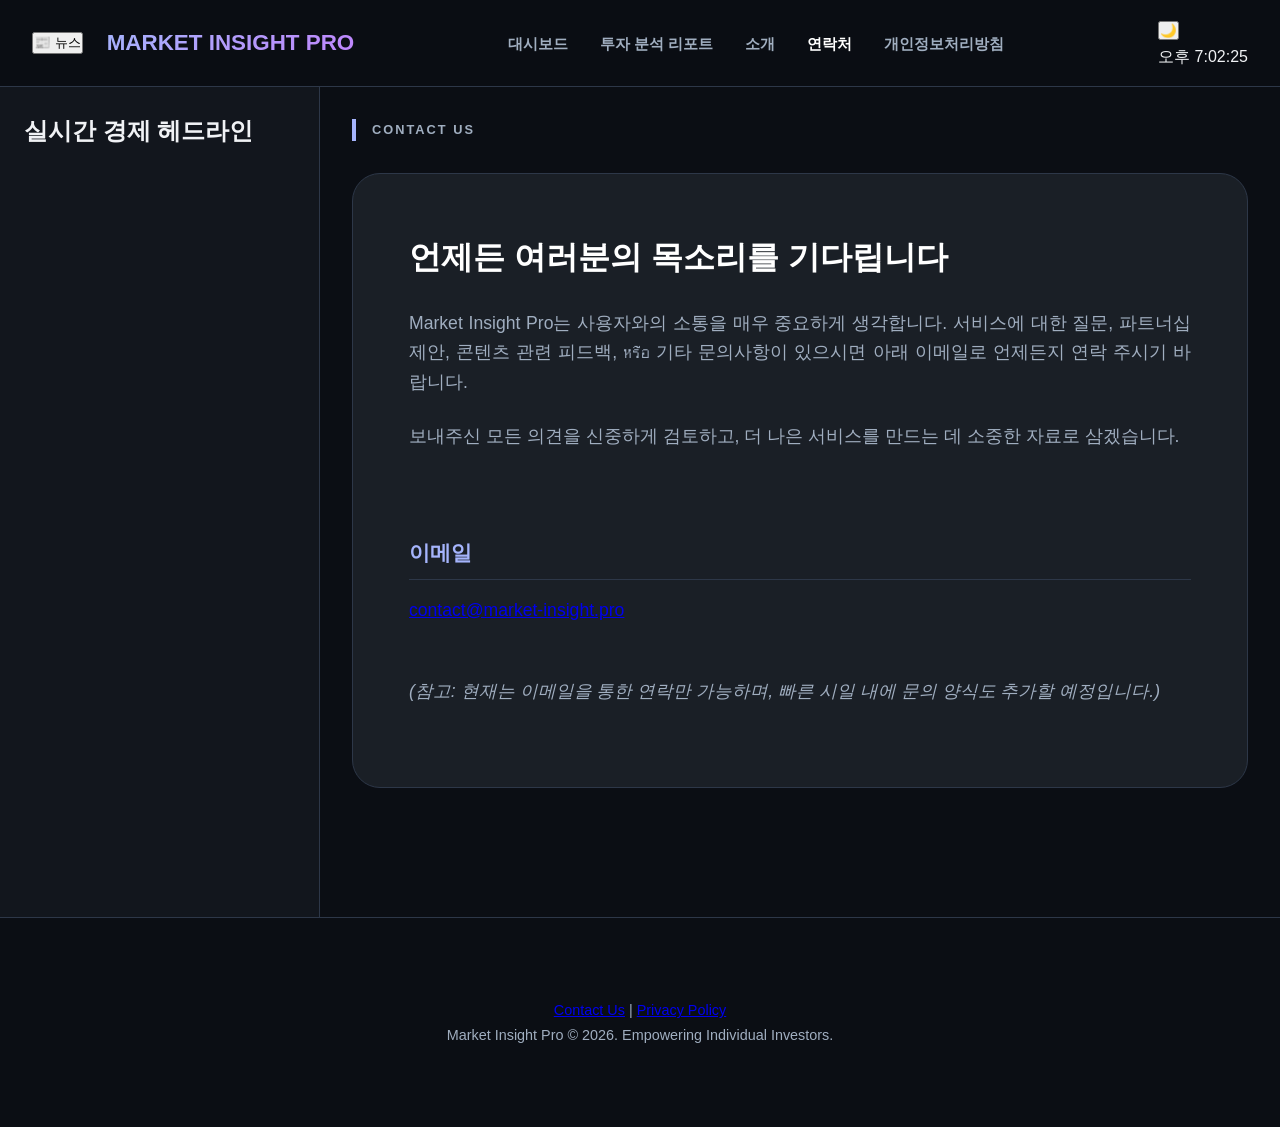
<file: contact.html>
<!DOCTYPE html>
<html lang="ko">
<head>
    <meta charset="UTF-8">
    <meta name="viewport" content="width=device-width, initial-scale=1.0">
    <title>연락처 - MARKET INSIGHT PRO</title>
    <link rel="stylesheet" href="style.css">
    <script async src="https://pagead2.googlesyndication.com/pagead/js/adsbygoogle.js?client=ca-pub-7167245447083256"
     crossorigin="anonymous"></script>
    <meta name="google-adsense-account" content="ca-pub-7167245447083256">
</head>
<body class="pastel-dark sidebar-open">
    <header class="header">
        <div class="header-top">
            <div class="header-left">
                <button id="news-toggle-btn" class="icon-btn">📰 뉴스</button>
                <div class="logo-area"><h1 class="title">MARKET INSIGHT PRO</h1></div>
            </div>
            <nav class="main-nav">
                <ul>
                    <li><a href="index.html" class="nav-link">대시보드</a></li>
                    <li><a href="blog.html" class="nav-link">투자 분석 리포트</a></li>
                    <li><a href="about.html" class="nav-link">소개</a></li>
                    <li><a href="contact.html" class="nav-link active">연락처</a></li>
                    <li><a href="privacy.html" class="nav-link">개인정보처리방침</a></li>
                </ul>
            </nav>
            <div class="header-controls">
                <button id="theme-btn">🌙</button>
                <div class="market-status"><span id="market-time">LOADING...</span></div>
            </div>
        </div>
    </header>

    <div class="main-layout">
        <aside id="sidebar" class="sidebar news-sidebar">
            <div class="sidebar-header"><h2 class="sidebar-label">실시간 경제 헤드라인</h2></div>
            <div id="tradingview-news" class="news-container"></div>
        </aside>

        <main class="content-area content-rich">
            <h2 class="section-label">CONTACT US</h2>
            <article class="article-card">
                <h2>언제든 여러분의 목소리를 기다립니다</h2>
                <p>Market Insight Pro는 사용자와의 소통을 매우 중요하게 생각합니다. 서비스에 대한 질문, 파트너십 제안, 콘텐츠 관련 피드백, หรือ 기타 문의사항이 있으시면 아래 이메일로 언제든지 연락 주시기 바랍니다.</p>
                <p>보내주신 모든 의견을 신중하게 검토하고, 더 나은 서비스를 만드는 데 소중한 자료로 삼겠습니다.</p>
                <br>
                <h3>이메일</h3>
                <p><a href="mailto:contact@market-insight.pro">contact@market-insight.pro</a></p>
                <br>
                <p><i>(참고: 현재는 이메일을 통한 연락만 가능하며, 빠른 시일 내에 문의 양식도 추가할 예정입니다.)</i></p>
            </article>
        </main>
    </div>

    <footer class="footer">
        <p><a href="contact.html">Contact Us</a> | <a href="privacy.html">Privacy Policy</a></p>
        <p>Market Insight Pro © 2026. Empowering Individual Investors.</p>
    </footer>

    <script src="main.js"></script>
</body>
</html>
</file>
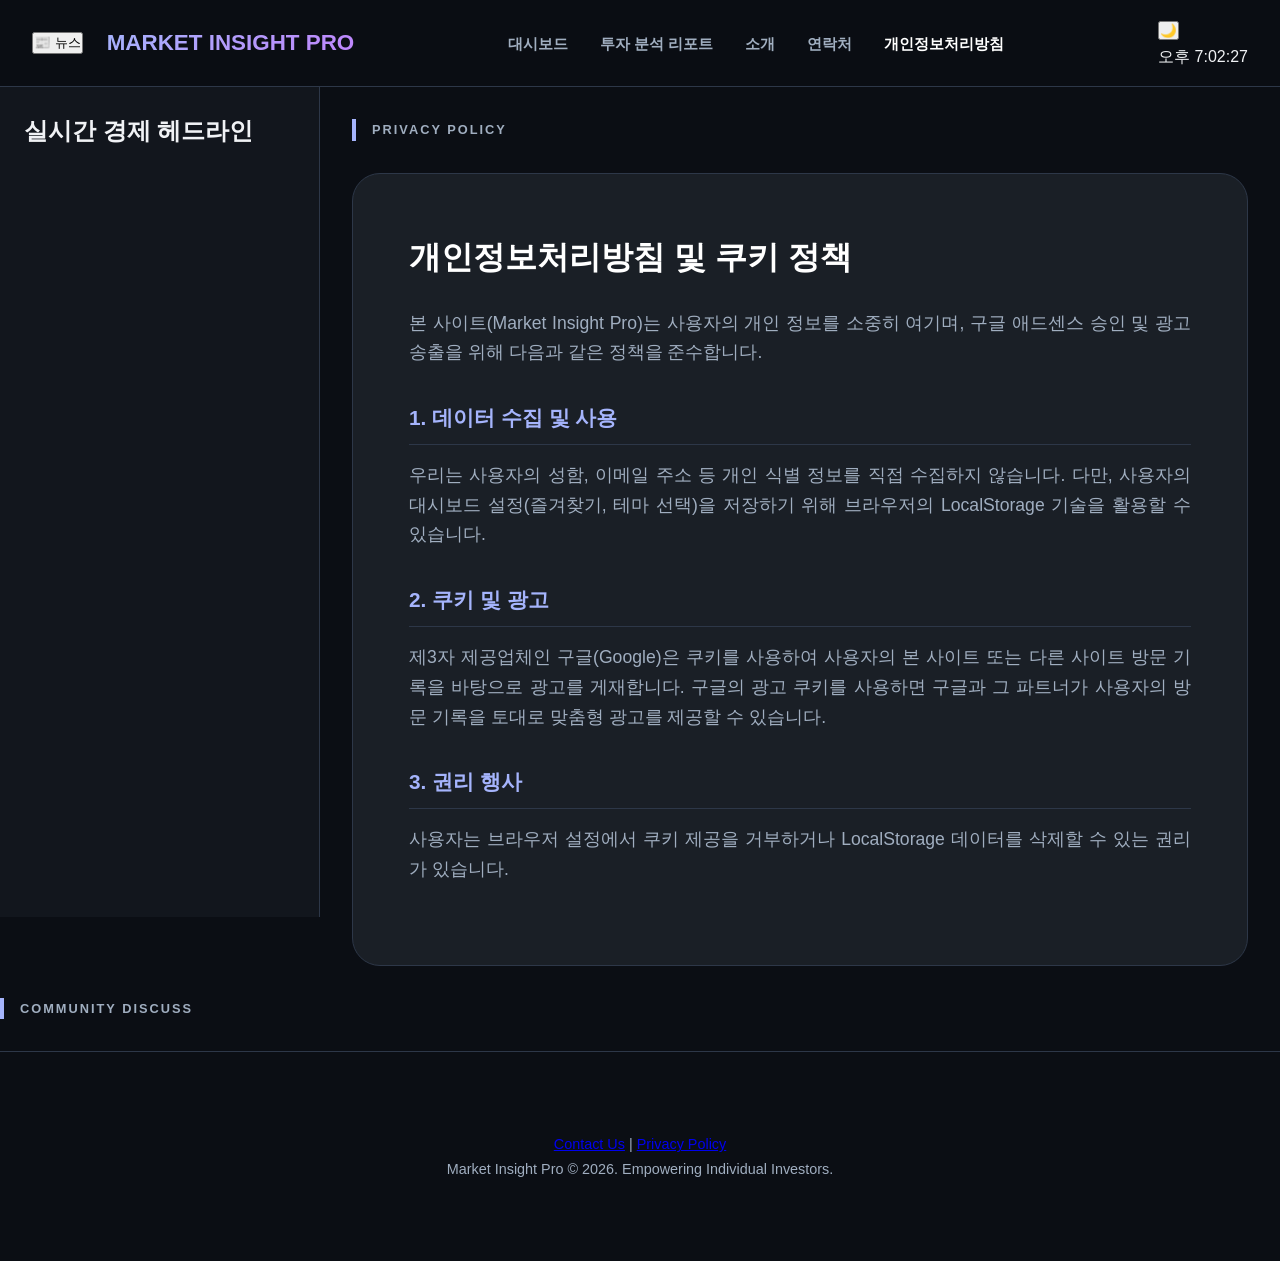
<file: privacy.html>
<!DOCTYPE html>
<html lang="ko">
<head>
    <meta charset="UTF-8">
    <meta name="viewport" content="width=device-width, initial-scale=1.0">
    <title>개인정보처리방침 - MARKET INSIGHT PRO</title>
    <link rel="stylesheet" href="style.css">
    <script async src="https://pagead2.googlesyndication.com/pagead/js/adsbygoogle.js?client=ca-pub-7167245447083256"
     crossorigin="anonymous"></script>
    <meta name="google-adsense-account" content="ca-pub-7167245447083256">
</head>
<body class="pastel-dark sidebar-open">
    <header class="header">
        <div class="header-top">
            <div class="header-left">
                <button id="news-toggle-btn" class="icon-btn">📰 뉴스</button>
                <div class="logo-area"><h1 class="title">MARKET INSIGHT PRO</h1></div>
            </div>
            <nav class="main-nav">
                <ul>
                    <li><a href="index.html" class="nav-link">대시보드</a></li>
                    <li><a href="blog.html" class="nav-link">투자 분석 리포트</a></li>
                    <li><a href="about.html" class="nav-link">소개</a></li>
                    <li><a href="contact.html" class="nav-link">연락처</a></li>
                    <li><a href="privacy.html" class="nav-link active">개인정보처리방침</a></li>
                </ul>
            </nav>
            <div class="header-controls">
                <button id="theme-btn">🌙</button>
                <div class="market-status"><span id="market-time">LOADING...</span></div>
            </div>
        </div>
    </header>

    <div class="main-layout">
        <aside id="sidebar" class="sidebar news-sidebar">
            <div class="sidebar-header"><h2 class="sidebar-label">실시간 경제 헤드라인</h2></div>
            <div id="tradingview-news" class="news-container"></div>
        </aside>

        <main class="content-area content-rich">
            <h2 class="section-label">PRIVACY POLICY</h2>
            <article class="article-card">
                <h2>개인정보처리방침 및 쿠키 정책</h2>
                <p>본 사이트(Market Insight Pro)는 사용자의 개인 정보를 소중히 여기며, 구글 애드센스 승인 및 광고 송출을 위해 다음과 같은 정책을 준수합니다.</p>
                <h3>1. 데이터 수집 및 사용</h3>
                <p>우리는 사용자의 성함, 이메일 주소 등 개인 식별 정보를 직접 수집하지 않습니다. 다만, 사용자의 대시보드 설정(즐겨찾기, 테마 선택)을 저장하기 위해 브라우저의 LocalStorage 기술을 활용할 수 있습니다.</p>
                <h3>2. 쿠키 및 광고</h3>
                <p>제3자 제공업체인 구글(Google)은 쿠키를 사용하여 사용자의 본 사이트 또는 다른 사이트 방문 기록을 바탕으로 광고를 게재합니다. 구글의 광고 쿠키를 사용하면 구글과 그 파트너가 사용자의 방문 기록을 토대로 맞춤형 광고를 제공할 수 있습니다.</p>
                <h3>3. 권리 행사</h3>
                <p>사용자는 브라우저 설정에서 쿠키 제공을 거부하거나 LocalStorage 데이터를 삭제할 수 있는 권리가 있습니다.</p>
            </article>
        </main>
    </div>

    <section class="comment-section container">
        <h2 class="section-label">COMMUNITY DISCUSS</h2>
        <div id="disqus_thread"></div>
    </section>

    <footer class="footer">
        <p><a href="contact.html">Contact Us</a> | <a href="privacy.html">Privacy Policy</a></p>
        <p>Market Insight Pro © 2026. Empowering Individual Investors.</p>
    </footer>

    <script src="main.js"></script>
</body>
</html>
</file>
<file: style.css>
:root {
    --bg-color: #0b0e14;
    --card-bg: #1a1f26;
    --text-primary: #f0f2f5;
    --text-secondary: #a0aec0;
    --border-color: #2d3748;
    --accent-color: #a5b4fc;
}

body.pure-dark {
    --bg-color: #000000;
    --card-bg: #0a0a0a;
    --border-color: #1a1a1a;
}

* { margin: 0; padding: 0; box-sizing: border-box; font-family: 'Pretendard', sans-serif; }

body {
    background-color: var(--bg-color);
    color: var(--text-primary);
    overflow-x: hidden;
    line-height: 1.7;
}

/* Header */
.header {
    background: rgba(11, 14, 20, 0.95);
    backdrop-filter: blur(15px);
    border-bottom: 1px solid var(--border-color);
    position: sticky;
    top: 0;
    z-index: 1000;
    padding: 1rem 2rem;
}

.header-top {
    display: flex;
    justify-content: space-between;
    align-items: center;
    max-width: 1800px;
    margin: 0 auto;
    width: 100%;
}

.header-left { display: flex; align-items: center; gap: 1.5rem; }
.main-nav ul { display: flex; list-style: none; gap: 2rem; }
.nav-link { text-decoration: none; color: var(--text-secondary); font-size: 0.95rem; font-weight: 600; transition: 0.3s; }
.nav-link:hover, .nav-link.active { color: white; }
.title { font-size: 1.4rem; font-weight: 900; background: linear-gradient(135deg, #a5b4fc, #c084fc); -webkit-background-clip: text; -webkit-text-fill-color: transparent; }

/* Sidebar */
.main-layout { display: flex; }
.sidebar {
    width: 320px;
    background: rgba(26, 31, 38, 0.5);
    border-right: 1px solid var(--border-color);
    height: calc(100vh - 70px);
    position: sticky;
    top: 70px;
    padding: 1.5rem;
    overflow-y: auto;
    transition: 0.4s cubic-bezier(0.4, 0, 0.2, 1);
}
body.sidebar-closed .sidebar { width: 0; padding: 0; visibility: hidden; opacity: 0; }

.content-area { flex: 1; padding: 2rem; min-width: 0; }

/* Dashboard Grids - 겹침 방지 핵심 */
.dashboard-grid { 
    display: grid; 
    gap: 2rem; 
    margin-bottom: 4rem;
    grid-template-columns: repeat(auto-fill, minmax(550px, 1fr)); /* 최소 폭 확보로 겹침 방지 */
}

.sub-grid { 
    grid-template-columns: repeat(auto-fill, minmax(400px, 1fr)); 
}

.chart-card {
    background: var(--card-bg);
    border: 1px solid var(--border-color);
    border-radius: 24px;
    padding: 1.5rem;
    display: flex;
    flex-direction: column;
    height: 550px; /* 고정 높이로 레이아웃 안정화 */
    overflow: hidden;
}

.chart-card.mini { height: 450px; }

.card-header { display: flex; justify-content: space-between; align-items: center; margin-bottom: 1rem; flex-shrink: 0; }
.chart-title { font-size: 1rem; font-weight: 700; color: var(--text-primary); }

.chart-container { 
    flex-grow: 1; 
    width: 100%; 
    height: 100%; /* 부모 카드에 꽉 맞춤 */
    border-radius: 12px; 
    overflow: hidden;
}

/* Blog Content Rich (AdSense Optimized) */
.content-rich { max-width: 1100px; margin: 0 auto; }
.blog-feed { display: flex; flex-direction: column; gap: 3rem; margin-top: 2rem; }
.article-card {
    background: var(--card-bg);
    border: 1px solid var(--border-color);
    border-radius: 28px;
    padding: 3.5rem;
    transition: 0.3s;
}
.article-card h2 { font-size: 2rem; margin-bottom: 1.5rem; color: white; }
.article-card h3 { font-size: 1.3rem; margin: 2rem 0 1rem; color: var(--accent-color); border-bottom: 1px solid var(--border-color); padding-bottom: 0.5rem; }
.article-card p { font-size: 1.1rem; color: var(--text-secondary); margin-bottom: 1.5rem; text-align: justify; }
.post-date { color: var(--accent-color); font-weight: 800; display: block; margin-bottom: 1rem; letter-spacing: 1px; }

.section-label { font-size: 0.8rem; letter-spacing: 2px; color: var(--text-secondary); margin-bottom: 2rem; border-left: 4px solid var(--accent-color); padding-left: 1rem; }

.footer { padding: 5rem 2rem; border-top: 1px solid var(--border-color); text-align: center; color: var(--text-secondary); font-size: 0.9rem; }

@media (max-width: 1200px) {
    .dashboard-grid { grid-template-columns: 1fr; }
    .chart-card { height: 500px; }
}
</file>
